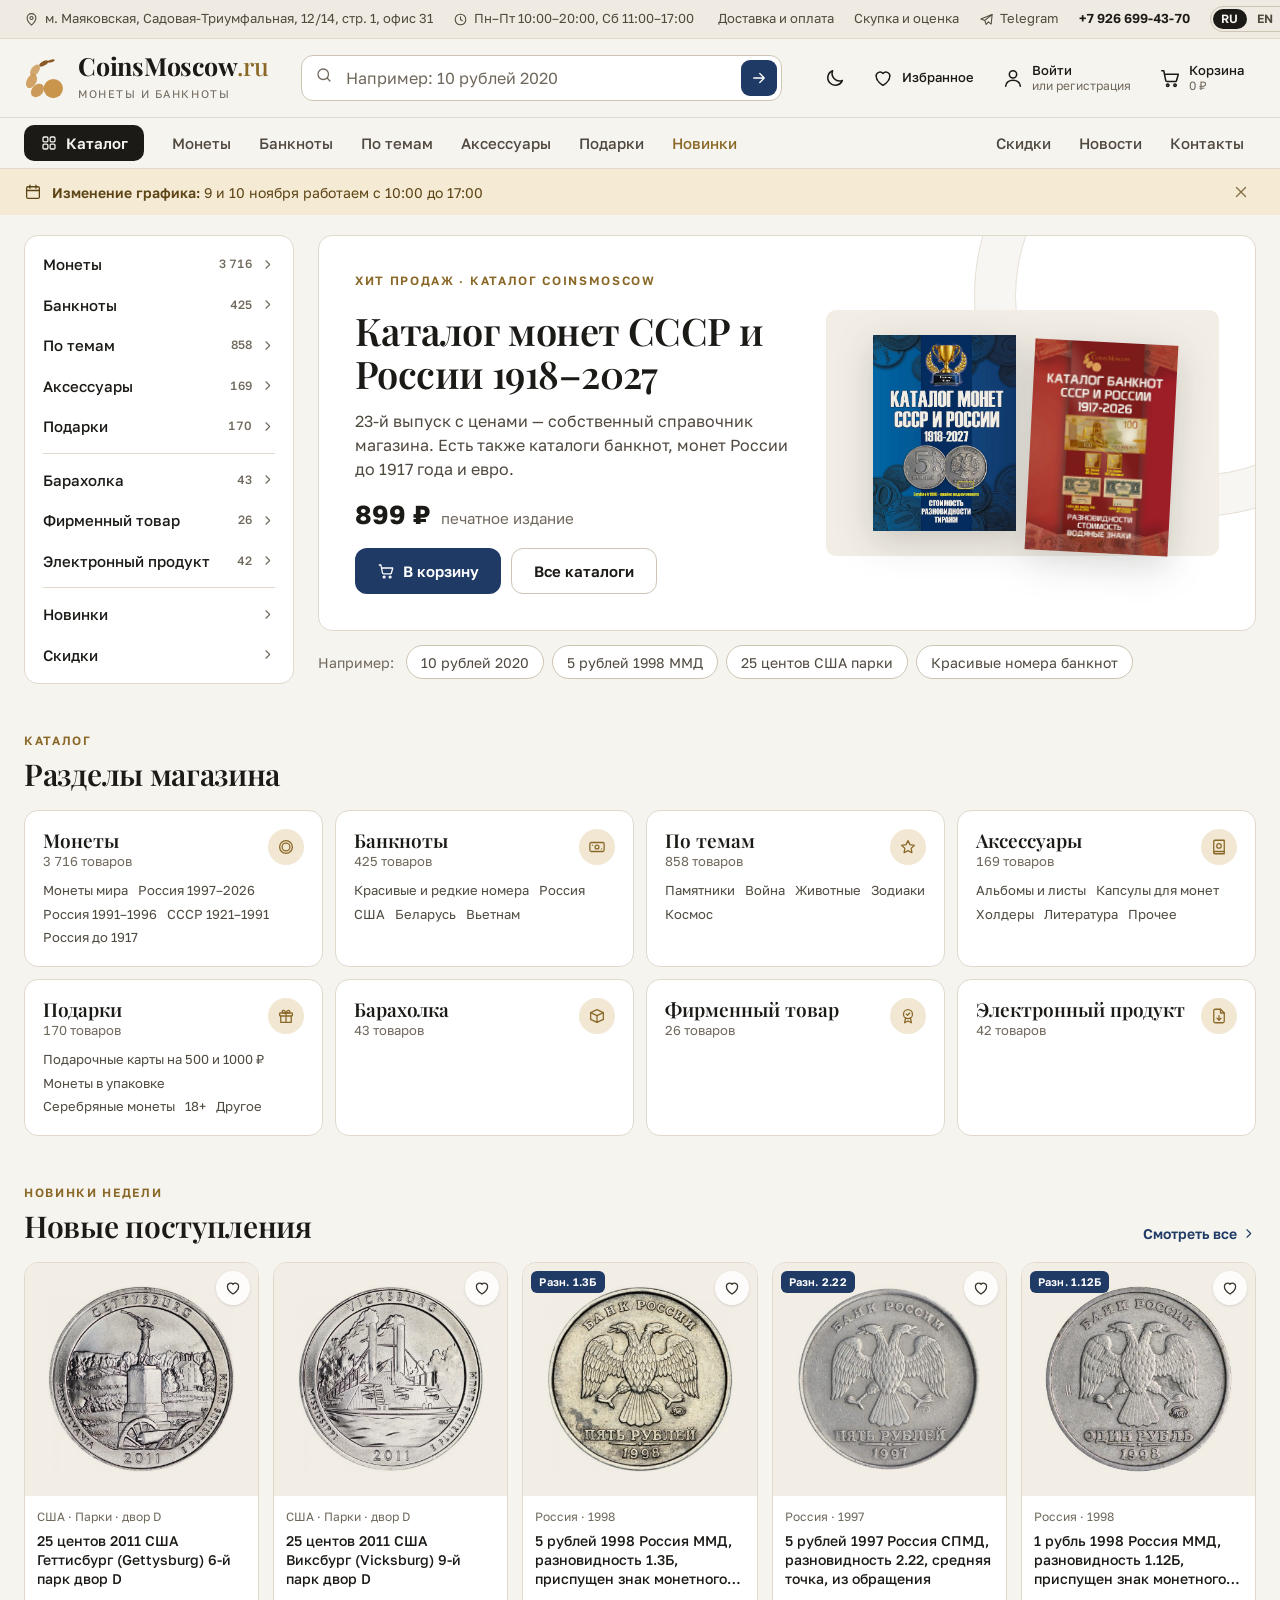
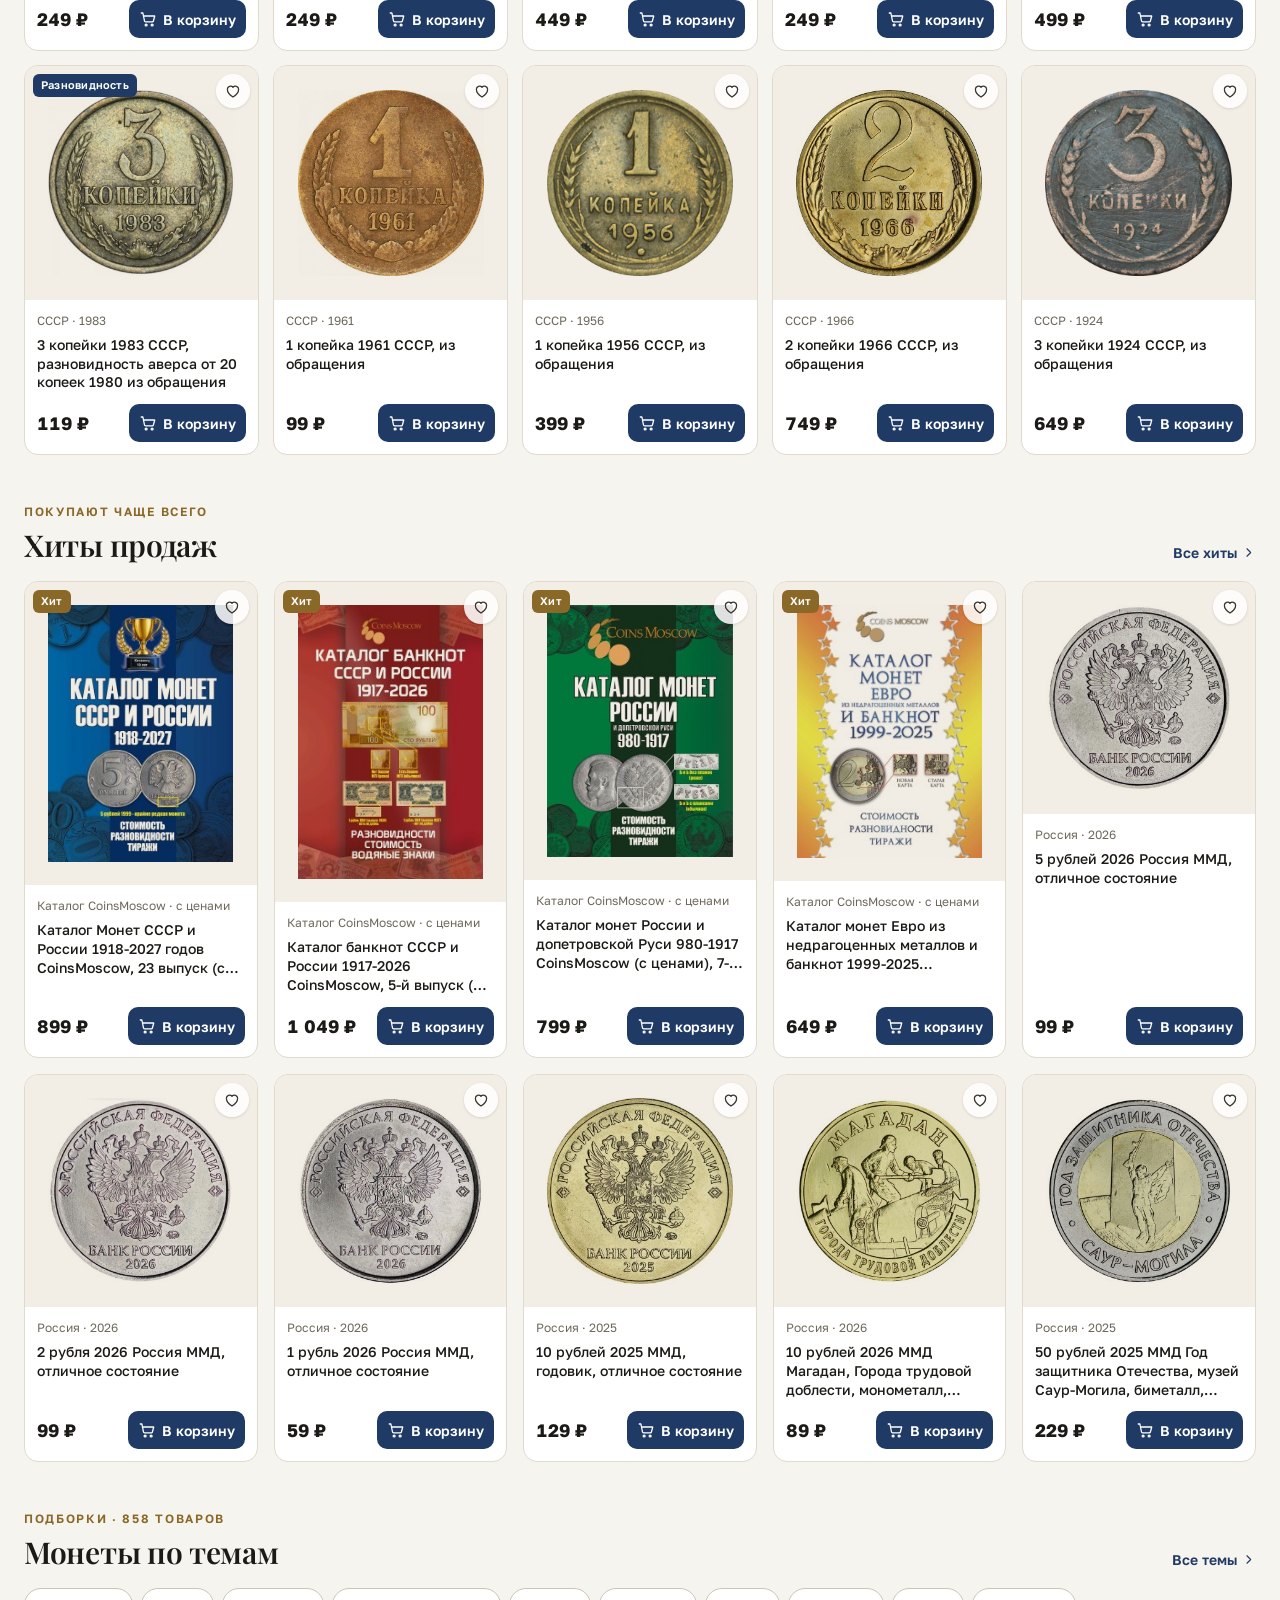
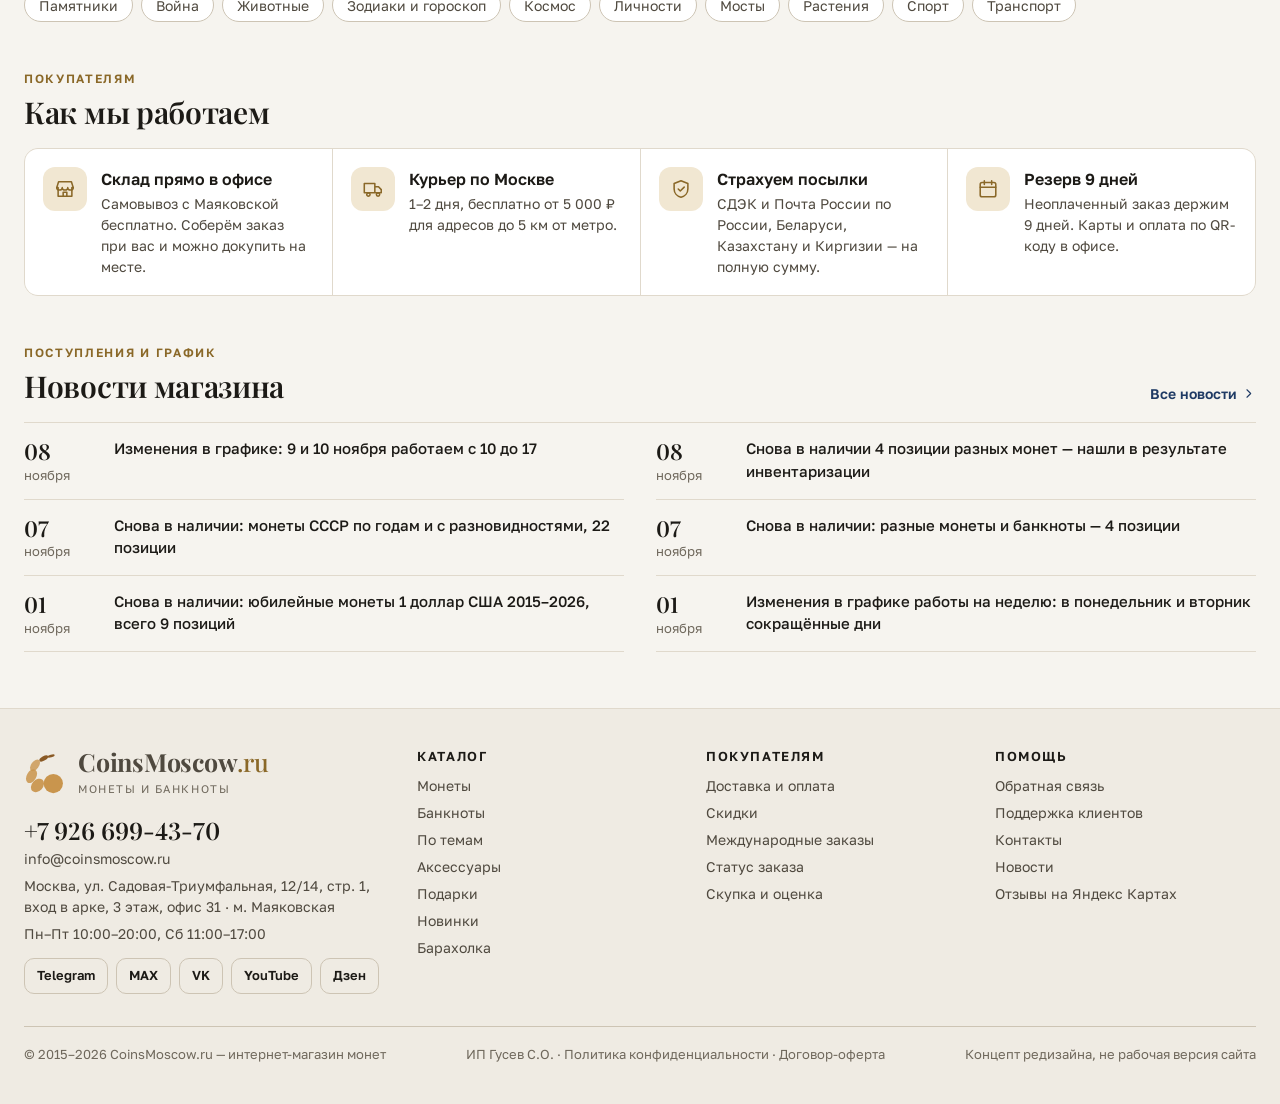
<file: index.html>
<!doctype html>
<html lang="ru" data-theme="light" data-effective-theme="light">
<head>
<meta charset="utf-8">
<meta name="viewport" content="width=device-width, initial-scale=1, viewport-fit=cover">
<meta name="robots" content="noindex, nofollow">
<title>CoinsMoscow.ru — концепт редизайна</title>
<meta name="description" content="Концепт редизайна интернет-магазина монет и банкнот CoinsMoscow.ru">
<meta name="theme-color" content="#f6f4ef">
<script>(function(){var r=document.documentElement,t=null;try{t=localStorage.getItem('cm-theme')}catch(x){}if(t==='dark'){r.setAttribute('data-theme','dark');r.setAttribute('data-effective-theme','dark')}else if(t==='system'){r.removeAttribute('data-theme');r.setAttribute('data-effective-theme',window.matchMedia('(prefers-color-scheme: dark)').matches?'dark':'light')}})();</script>
<link rel="preconnect" href="https://fonts.googleapis.com">
<link rel="preconnect" href="https://fonts.gstatic.com" crossorigin>
<link rel="stylesheet" href="https://fonts.googleapis.com/css2?family=Golos+Text:wght@400;500;600;700&family=Playfair+Display:wght@500;600;700&display=swap">
<link rel="icon" href="data:image/svg+xml,%3Csvg xmlns=%22http://www.w3.org/2000/svg%22 viewBox=%220 0 32 32%22%3E%3Ccircle cx=%2216%22 cy=%2216%22 r=%2214%22 fill=%22%23c9954d%22/%3E%3Ccircle cx=%2216%22 cy=%2216%22 r=%229.5%22 fill=%22none%22 stroke=%22%238a5a26%22 stroke-width=%222%22/%3E%3C/svg%3E">
<link rel="stylesheet" href="assets/css/style.css?v=4f9b4510">
</head>
<body>
<svg width="0" height="0" style="position:absolute" aria-hidden="true">
<symbol id="i-search" viewBox="0 0 24 24"><circle cx="11" cy="11" r="7"/><path d="m20 20-3.6-3.6"/></symbol>
<symbol id="i-user" viewBox="0 0 24 24"><circle cx="12" cy="8" r="4"/><path d="M4 21c0-4 3.6-6.5 8-6.5s8 2.5 8 6.5"/></symbol>
<symbol id="i-heart" viewBox="0 0 24 24"><path d="M12 20s-7.5-4.4-7.5-10.2A4.3 4.3 0 0 1 12 7a4.3 4.3 0 0 1 7.5 2.8C19.5 15.6 12 20 12 20z"/></symbol>
<symbol id="i-cart" viewBox="0 0 24 24"><path d="M3 4h2.2l2.1 10.6a1.6 1.6 0 0 0 1.6 1.3h8.7a1.6 1.6 0 0 0 1.6-1.2L21 8H6.1"/><circle cx="9.5" cy="20" r="1.3"/><circle cx="17.5" cy="20" r="1.3"/></symbol>
<symbol id="i-menu" viewBox="0 0 24 24"><path d="M4 7h16M4 12h16M4 17h16"/></symbol>
<symbol id="i-close" viewBox="0 0 24 24"><path d="M6 6l12 12M18 6 6 18"/></symbol>
<symbol id="i-grid" viewBox="0 0 24 24"><rect x="4" y="4" width="6.5" height="6.5" rx="1.5"/><rect x="13.5" y="4" width="6.5" height="6.5" rx="1.5"/><rect x="4" y="13.5" width="6.5" height="6.5" rx="1.5"/><rect x="13.5" y="13.5" width="6.5" height="6.5" rx="1.5"/></symbol>
<symbol id="i-sun" viewBox="0 0 24 24"><circle cx="12" cy="12" r="4"/><path d="M12 2.5v2M12 19.5v2M4.6 4.6l1.4 1.4M18 18l1.4 1.4M2.5 12h2M19.5 12h2M4.6 19.4 6 18M18 6l1.4-1.4"/></symbol>
<symbol id="i-moon" viewBox="0 0 24 24"><path d="M20 14.6A8.2 8.2 0 0 1 9.4 4 8.2 8.2 0 1 0 20 14.6z"/></symbol>
<symbol id="i-monitor" viewBox="0 0 24 24"><rect x="3" y="4.5" width="18" height="12" rx="2"/><path d="M9 20h6M12 16.5V20"/></symbol>
<symbol id="i-phone" viewBox="0 0 24 24"><path d="M5.5 3.5h3.2l1.8 4.6-2.2 1.4a11.5 11.5 0 0 0 6.2 6.2l1.4-2.2 4.6 1.8v3.2a2 2 0 0 1-2.2 2A16.8 16.8 0 0 1 3.5 5.7a2 2 0 0 1 2-2.2z"/></symbol>
<symbol id="i-pin" viewBox="0 0 24 24"><path d="M12 21s-7-6.1-7-11.4a7 7 0 0 1 14 0C19 14.9 12 21 12 21z"/><circle cx="12" cy="9.6" r="2.5"/></symbol>
<symbol id="i-clock" viewBox="0 0 24 24"><circle cx="12" cy="12" r="8.5"/><path d="M12 7.5V12l3 2"/></symbol>
<symbol id="i-chevron-right" viewBox="0 0 24 24"><path d="m9.5 6 6 6-6 6"/></symbol>
<symbol id="i-chevron-left" viewBox="0 0 24 24"><path d="m14.5 6-6 6 6 6"/></symbol>
<symbol id="i-chevron-down" viewBox="0 0 24 24"><path d="m6 9.5 6 6 6-6"/></symbol>
<symbol id="i-arrow-right" viewBox="0 0 24 24"><path d="M5 12h14M13 6l6 6-6 6"/></symbol>
<symbol id="i-info" viewBox="0 0 24 24"><circle cx="12" cy="12" r="8.5"/><path d="M12 11v5.5M12 7.8v.2"/></symbol>
<symbol id="i-coin" viewBox="0 0 24 24"><circle cx="12" cy="12" r="8.5"/><circle cx="12" cy="12" r="5.2"/></symbol>
<symbol id="i-banknote" viewBox="0 0 24 24"><rect x="2.5" y="6" width="19" height="12" rx="2"/><circle cx="12" cy="12" r="2.6"/><path d="M6 9.5v.01M18 14.5v.01"/></symbol>
<symbol id="i-star" viewBox="0 0 24 24"><path d="m12 3.5 2.6 5.3 5.9.9-4.3 4.1 1 5.8L12 16.9l-5.2 2.7 1-5.8-4.3-4.1 5.9-.9z"/></symbol>
<symbol id="i-album" viewBox="0 0 24 24"><path d="M5 4.5A1.5 1.5 0 0 1 6.5 3H19v15H6.5A1.5 1.5 0 0 0 5 19.5z"/><path d="M5 19.5A1.5 1.5 0 0 0 6.5 21H19v-3"/><circle cx="12" cy="10.5" r="3"/></symbol>
<symbol id="i-gift" viewBox="0 0 24 24"><rect x="3.5" y="8" width="17" height="4" rx="1"/><path d="M5 12v8.5h14V12M12 8v12.5"/><path d="M12 8C10.5 4 7 3.5 7 6s5 2 5 2zm0 0c1.5-4 5-4.5 5-2s-5 2-5 2z"/></symbol>
<symbol id="i-box" viewBox="0 0 24 24"><path d="m3.5 7.5 8.5-4 8.5 4-8.5 4z"/><path d="M3.5 7.5v9l8.5 4 8.5-4v-9M12 11.5v9"/></symbol>
<symbol id="i-seal" viewBox="0 0 24 24"><circle cx="12" cy="9.5" r="6"/><path d="m8.8 14.5-1.3 6.5 4.5-2.4 4.5 2.4-1.3-6.5"/><path d="m9.7 9.5 1.6 1.6 3-3"/></symbol>
<symbol id="i-file" viewBox="0 0 24 24"><path d="M14 3H7a2 2 0 0 0-2 2v14a2 2 0 0 0 2 2h10a2 2 0 0 0 2-2V8z"/><path d="M14 3v5h5M12 11.5v6M9.2 14.8 12 17.6l2.8-2.8"/></symbol>
<symbol id="i-truck" viewBox="0 0 24 24"><path d="M2.5 6h11.5v10H2.5zM14 9.5h4l3 3.2V16h-7"/><circle cx="7" cy="18" r="1.8"/><circle cx="17.5" cy="18" r="1.8"/></symbol>
<symbol id="i-store" viewBox="0 0 24 24"><path d="M4.5 10.5V20h15v-9.5M3 10.5 5 4h14l2 6.5"/><path d="M3 10.5c0 1.4 1.3 2.5 3 2.5s3-1.1 3-2.5c0 1.4 1.3 2.5 3 2.5s3-1.1 3-2.5c0 1.4 1.3 2.5 3 2.5s3-1.1 3-2.5M10 20v-4.5h4V20"/></symbol>
<symbol id="i-shield" viewBox="0 0 24 24"><path d="M12 3 19.5 6v6c0 4.4-3.2 8-7.5 9-4.3-1-7.5-4.6-7.5-9V6z"/><path d="m9 12 2.2 2.2L15.5 10"/></symbol>
<symbol id="i-calendar" viewBox="0 0 24 24"><rect x="3.5" y="5" width="17" height="15.5" rx="2"/><path d="M3.5 10h17M8 3v4M16 3v4"/></symbol>
<symbol id="i-copy" viewBox="0 0 24 24"><rect x="9" y="9" width="11.5" height="11.5" rx="2"/><path d="M5.5 15H5a1.5 1.5 0 0 1-1.5-1.5V5A1.5 1.5 0 0 1 5 3.5h8.5A1.5 1.5 0 0 1 15 5v.5"/></symbol>
<symbol id="i-zoom" viewBox="0 0 24 24"><circle cx="11" cy="11" r="7"/><path d="m20 20-3.6-3.6M11 8v6M8 11h6"/></symbol>
<symbol id="i-home" viewBox="0 0 24 24"><path d="M4 10.8 12 4l8 6.8"/><path d="M6 9.2V20h12V9.2M10 20v-5.5h4V20"/></symbol>
<symbol id="i-send" viewBox="0 0 24 24"><path d="M21 4 3 11.2l6.2 2.3L11.5 20l3.4-4.3 4.6 3.6z"/><path d="m9.2 13.5 11.8-9.5"/></symbol>
<symbol id="i-check" viewBox="0 0 24 24"><path d="m5 12.5 4.5 4.5L19 7.5"/></symbol>
<symbol id="i-eye" viewBox="0 0 24 24"><path d="M2.5 12S6 5.5 12 5.5 21.5 12 21.5 12 18 18.5 12 18.5 2.5 12 2.5 12z"/><circle cx="12" cy="12" r="3"/></symbol>
<symbol id="i-mail" viewBox="0 0 24 24"><rect x="3" y="5.5" width="18" height="13" rx="2"/><path d="m3.5 7 8.5 6 8.5-6"/></symbol>
<symbol id="i-chat" viewBox="0 0 24 24"><path d="M20.5 12a8.5 8.5 0 0 1-12.3 7.6L3.5 20.5l1-4.4A8.5 8.5 0 1 1 20.5 12z"/><path d="M9.5 9.5a2.5 2.5 0 1 1 3.4 2.3c-.6.3-.9.8-.9 1.4v.3M12 16.3v.2"/></symbol>
<symbol id="i-percent" viewBox="0 0 24 24"><path d="M19 5 5 19"/><circle cx="7" cy="7" r="2.5"/><circle cx="17" cy="17" r="2.5"/></symbol>
</svg><div class="topbar">
<div class="container topbar__inner">
<div class="topbar__group">
<span class="topbar__item"><svg class="icon icon--xs" aria-hidden="true"><use href="#i-pin"/></svg>м. Маяковская, Садовая-Триумфальная, 12/14, стр. 1, офис 31</span>
<span class="topbar__item"><svg class="icon icon--xs" aria-hidden="true"><use href="#i-clock"/></svg>Пн–Пт 10:00–20:00, Сб 11:00–17:00</span>
</div>
<div class="topbar__group">
<a class="topbar__item" href="#">Доставка и оплата</a>
<a class="topbar__item" href="#">Скупка и оценка</a>
<a class="topbar__item" href="https://t.me/coinsmoscow_ru"><svg class="icon icon--xs" aria-hidden="true"><use href="#i-send"/></svg>Telegram</a>
<a class="topbar__item topbar__phone num" href="tel:+79266994370">+7 926 699-43-70</a>
<span class="lang"><a href="#" aria-current="true">RU</a><a href="#">EN</a><a href="#">DE</a></span>
</div>
</div>
</div><header class="header">
<div class="container header__row">
<button class="icon-btn header__menu-btn" type="button" data-drawer-open aria-label="Открыть меню"><svg class="icon" aria-hidden="true"><use href="#i-menu"/></svg></button>
<a class="logo" href="index.html" aria-label="CoinsMoscow.ru — на главную"><svg class="logo__mark" viewBox="0 0 48 48" aria-hidden="true"><ellipse class="c2" cx="31" cy="4.6" rx="4.2" ry="1.5" transform="rotate(-16 31 4.6)"/><ellipse class="c2" cx="22.6" cy="7.4" rx="5.6" ry="2.5" transform="rotate(-30 22.6 7.4)"/><ellipse class="c1" cx="12.6" cy="15.2" rx="4.4" ry="7.6" transform="rotate(36 12.6 15.2)" opacity=".8"/><ellipse class="c1" cx="8.6" cy="27.6" rx="5.4" ry="8.6" transform="rotate(30 8.6 27.6)" opacity=".86"/><ellipse class="c1" cx="15.4" cy="38.2" rx="6.4" ry="8.6" transform="rotate(42 15.4 38.2)" opacity=".93"/><circle class="c1" cx="33.5" cy="36" r="11"/></svg><span><span class="logo__word">CoinsMoscow<span>.ru</span></span><span class="logo__sub">Монеты и банкноты</span></span></a>
<form class="search header__search" role="search" data-demo-form="Это макет: поиск заработает в рабочей версии">
<label class="visually-hidden" for="q">Поиск по каталогу</label>
<span class="search__icon"><svg class="icon icon--sm" aria-hidden="true"><use href="#i-search"/></svg></span>
<input class="search__input" id="q" type="search" placeholder="Например: 10 рублей 2020" autocomplete="off">
<button class="search__submit" type="submit" aria-label="Найти"><svg class="icon icon--sm" aria-hidden="true"><use href="#i-arrow-right"/></svg></button>
</form>
<div class="header__actions">
<button class="icon-btn" type="button" data-theme-toggle aria-label="Сменить тему"><svg class="icon ic-moon" aria-hidden="true"><use href="#i-moon"/></svg><svg class="icon ic-sun" aria-hidden="true"><use href="#i-sun"/></svg></button>
<a class="icon-btn header__action header__action--desk" href="#"><svg class="icon" aria-hidden="true"><use href="#i-heart"/></svg><span class="badge-count" data-fav-count data-empty="true">0</span><span class="header__action-label">Избранное</span></a>
<a class="icon-btn header__action header__action--desk" href="#"><svg class="icon" aria-hidden="true"><use href="#i-user"/></svg><span class="header__action-label">Войти<small>или регистрация</small></span></a>
<a class="icon-btn header__action" href="#"><svg class="icon" aria-hidden="true"><use href="#i-cart"/></svg><span class="badge-count" data-cart-count data-empty="true">0</span><span class="header__action-label">Корзина<small class="num" data-cart-sum>0&nbsp;₽</small></span></a>
</div>
</div>
<nav class="nav" aria-label="Основная навигация">
<div class="container nav__inner">
<button class="nav__catalog" type="button" data-mega-toggle aria-expanded="false"><svg class="icon icon--sm" aria-hidden="true"><use href="#i-grid"/></svg>Каталог</button>
<a class="nav__link" href="#">Монеты</a>
<a class="nav__link" href="#">Банкноты</a>
<a class="nav__link" href="#">По темам</a>
<a class="nav__link" href="#">Аксессуары</a>
<a class="nav__link" href="#">Подарки</a>
<a class="nav__link nav__link--accent" href="#">Новинки</a>
<span class="nav__spacer"></span>
<a class="nav__link" href="#">Скидки</a>
<a class="nav__link" href="#">Новости</a>
<a class="nav__link" href="#">Контакты</a>
</div>
<div class="mega" data-mega hidden><div class="container mega__grid"><div><a class="mega__title" href="#">Монеты<small class="num">3&nbsp;716</small></a><ul class="mega__list"><li><a href="#">Монеты мира</a></li><li><a href="#">Россия 1997–2026</a></li><li><a href="#">Россия 1991–1996</a></li><li><a href="#">СССР 1921–1991</a></li><li><a href="#">Россия до 1917</a></li><li><a href="#">Копии монет</a></li></ul></div><div><a class="mega__title" href="#">Банкноты<small class="num">425</small></a><ul class="mega__list"><li><a href="#">Красивые и редкие номера</a></li><li><a href="#">Россия</a></li><li><a href="#">США</a></li><li><a href="#">Беларусь</a></li><li><a href="#">Вьетнам</a></li><li><a href="#">Германия</a></li><li><a href="#">Туркменистан</a></li></ul></div><div><a class="mega__title" href="#">По темам<small class="num">858</small></a><ul class="mega__list"><li><a href="#">Памятники</a></li><li><a href="#">Война</a></li><li><a href="#">Животные</a></li><li><a href="#">Зодиаки</a></li><li><a href="#">Космос</a></li><li><a href="#">Личности</a></li><li><a href="#">Спорт</a></li></ul></div><div><a class="mega__title" href="#">Аксессуары<small class="num">169</small></a><ul class="mega__list"><li><a href="#">Альбомы и листы</a></li><li><a href="#">Капсулы для монет</a></li><li><a href="#">Холдеры</a></li><li><a href="#">Литература</a></li><li><a href="#">Прочее</a></li></ul></div><div><a class="mega__title" href="#">Подарки<small class="num">170</small></a><ul class="mega__list"><li><a href="#">Подарочные карты на 500 и 1000 ₽</a></li><li><a href="#">Монеты в упаковке</a></li><li><a href="#">Серебряные монеты</a></li><li><a href="#">18+</a></li><li><a href="#">Другое</a></li></ul></div><div><a class="mega__title" href="#">Барахолка<small class="num">43</small></a><ul class="mega__list"><li><a href="#">Все товары раздела</a></li></ul></div><div><a class="mega__title" href="#">Фирменный товар<small class="num">26</small></a><ul class="mega__list"><li><a href="#">Все товары раздела</a></li></ul></div><div><a class="mega__title" href="#">Электронный продукт<small class="num">42</small></a><ul class="mega__list"><li><a href="#">Все товары раздела</a></li></ul></div></div></div>
</nav>
</header><div class="notice" data-notice>
<div class="container notice__inner">
<svg class="icon icon--sm" aria-hidden="true"><use href="#i-calendar"/></svg>
<p class="notice__text"><b>Изменение графика:</b> 9 и 10 ноября работаем с 10:00 до 17:00</p>
<button class="notice__close" type="button" data-notice-close aria-label="Скрыть"><svg class="icon icon--sm" aria-hidden="true"><use href="#i-close"/></svg></button>
</div>
</div><main><section class="hero"><div class="container hero__layout"><nav class="side-cat" aria-label="Разделы каталога"><a class="side-cat__link" href="#">Монеты<small>3&nbsp;716</small><svg class="icon icon--xs" aria-hidden="true"><use href="#i-chevron-right"/></svg></a><a class="side-cat__link" href="#">Банкноты<small>425</small><svg class="icon icon--xs" aria-hidden="true"><use href="#i-chevron-right"/></svg></a><a class="side-cat__link" href="#">По темам<small>858</small><svg class="icon icon--xs" aria-hidden="true"><use href="#i-chevron-right"/></svg></a><a class="side-cat__link" href="#">Аксессуары<small>169</small><svg class="icon icon--xs" aria-hidden="true"><use href="#i-chevron-right"/></svg></a><a class="side-cat__link" href="#">Подарки<small>170</small><svg class="icon icon--xs" aria-hidden="true"><use href="#i-chevron-right"/></svg></a><div class="side-cat__divider"></div><a class="side-cat__link" href="#">Барахолка<small>43</small><svg class="icon icon--xs" aria-hidden="true"><use href="#i-chevron-right"/></svg></a><a class="side-cat__link" href="#">Фирменный товар<small>26</small><svg class="icon icon--xs" aria-hidden="true"><use href="#i-chevron-right"/></svg></a><a class="side-cat__link" href="#">Электронный продукт<small>42</small><svg class="icon icon--xs" aria-hidden="true"><use href="#i-chevron-right"/></svg></a><div class="side-cat__divider"></div><a class="side-cat__link" href="#">Новинки<svg class="icon icon--xs" aria-hidden="true"><use href="#i-chevron-right"/></svg></a><a class="side-cat__link" href="#">Скидки<svg class="icon icon--xs" aria-hidden="true"><use href="#i-chevron-right"/></svg></a></nav><div>
<div class="promo">
<div class="promo__body">
<p class="kicker">Хит продаж · каталог CoinsMoscow</p>
<h1 class="promo__title">Каталог монет СССР и России 1918–2027</h1>
<p class="promo__lead">23-й выпуск с ценами — собственный справочник магазина. Есть также каталоги банкнот, монет России до 1917 года и евро.</p>
<p class="promo__price"><b class="num">899&nbsp;₽</b>печатное издание</p>
<div class="promo__actions">
<button class="btn btn--primary" type="button" data-add data-price="899" data-name="Каталог монет СССР и России 1918–2027, 23-й выпуск"><svg class="icon icon--sm" aria-hidden="true"><use href="#i-cart"/></svg>В корзину</button>
<a class="btn btn--ghost" href="#">Все каталоги</a>
</div>
</div>
<div class="promo__media"><img src="assets/img/products/705-s-catalog-russian-ussr-coins-coinsmoscow-1_enl.jpg" alt="Обложка каталога монет СССР и России CoinsMoscow" width="870" height="1200"><img src="assets/img/products/12721-s-catalog-banknot-russia-1_enl.jpg" alt="Обложка каталога банкнот СССР и России CoinsMoscow" width="812" height="1200"></div>
</div>
<div class="quick"><span class="quick__label">Например:</span><a class="chip" href="#">10 рублей 2020</a><a class="chip" href="#">5 рублей 1998 ММД</a><a class="chip" href="#">25 центов США парки</a><a class="chip" href="#">Красивые номера банкнот</a></div>
</div></div></section><section class="section ">
<div class="container">
<div class="section__head"><div><p class="kicker">Каталог</p><h2 class="section__title">Разделы магазина</h2></div></div>
<div class="cats"><div class="cat"><div class="cat__top"><div><h3 class="cat__name"><a href="#">Монеты</a></h3><p class="cat__count num">3&nbsp;716 товаров</p></div><span class="cat__icon"><svg class="icon icon--sm" aria-hidden="true"><use href="#i-coin"/></svg></span></div><div class="cat__subs"><a href="#">Монеты мира</a><a href="#">Россия 1997–2026</a><a href="#">Россия 1991–1996</a><a href="#">СССР 1921–1991</a><a href="#">Россия до 1917</a></div></div><div class="cat"><div class="cat__top"><div><h3 class="cat__name"><a href="#">Банкноты</a></h3><p class="cat__count num">425 товаров</p></div><span class="cat__icon"><svg class="icon icon--sm" aria-hidden="true"><use href="#i-banknote"/></svg></span></div><div class="cat__subs"><a href="#">Красивые и редкие номера</a><a href="#">Россия</a><a href="#">США</a><a href="#">Беларусь</a><a href="#">Вьетнам</a></div></div><div class="cat"><div class="cat__top"><div><h3 class="cat__name"><a href="#">По темам</a></h3><p class="cat__count num">858 товаров</p></div><span class="cat__icon"><svg class="icon icon--sm" aria-hidden="true"><use href="#i-star"/></svg></span></div><div class="cat__subs"><a href="#">Памятники</a><a href="#">Война</a><a href="#">Животные</a><a href="#">Зодиаки</a><a href="#">Космос</a></div></div><div class="cat"><div class="cat__top"><div><h3 class="cat__name"><a href="#">Аксессуары</a></h3><p class="cat__count num">169 товаров</p></div><span class="cat__icon"><svg class="icon icon--sm" aria-hidden="true"><use href="#i-album"/></svg></span></div><div class="cat__subs"><a href="#">Альбомы и листы</a><a href="#">Капсулы для монет</a><a href="#">Холдеры</a><a href="#">Литература</a><a href="#">Прочее</a></div></div><div class="cat"><div class="cat__top"><div><h3 class="cat__name"><a href="#">Подарки</a></h3><p class="cat__count num">170 товаров</p></div><span class="cat__icon"><svg class="icon icon--sm" aria-hidden="true"><use href="#i-gift"/></svg></span></div><div class="cat__subs"><a href="#">Подарочные карты на 500 и 1000 ₽</a><a href="#">Монеты в упаковке</a><a href="#">Серебряные монеты</a><a href="#">18+</a><a href="#">Другое</a></div></div><div class="cat"><div class="cat__top"><div><h3 class="cat__name"><a href="#">Барахолка</a></h3><p class="cat__count num">43 товаров</p></div><span class="cat__icon"><svg class="icon icon--sm" aria-hidden="true"><use href="#i-box"/></svg></span></div></div><div class="cat"><div class="cat__top"><div><h3 class="cat__name"><a href="#">Фирменный товар</a></h3><p class="cat__count num">26 товаров</p></div><span class="cat__icon"><svg class="icon icon--sm" aria-hidden="true"><use href="#i-seal"/></svg></span></div></div><div class="cat"><div class="cat__top"><div><h3 class="cat__name"><a href="#">Электронный продукт</a></h3><p class="cat__count num">42 товаров</p></div><span class="cat__icon"><svg class="icon icon--sm" aria-hidden="true"><use href="#i-file"/></svg></span></div></div></div>
</div>
</section><section class="section ">
<div class="container">
<div class="section__head"><div><p class="kicker">Новинки недели</p><h2 class="section__title">Новые поступления</h2></div><a class="more-link" href="#">Смотреть все<svg class="icon icon--xs" aria-hidden="true"><use href="#i-chevron-right"/></svg></a></div>
<div class="rail"><article class="card">
<a class="card__media" href="product.html" tabindex="-1" aria-hidden="true"><img src="assets/img/products/3940-s-25-cents-2011-usa-gettysburg-d-1.jpg" alt="" loading="lazy" width="300" height="300"></a>
<button class="card__fav" type="button" data-fav aria-pressed="false" aria-label="В избранное"><svg class="icon icon--sm" aria-hidden="true"><use href="#i-heart"/></svg></button>
<div class="card__body">
<p class="card__meta">США · Парки · двор D</p>
<h3 class="card__title"><a href="product.html">25 центов 2011 США Геттисбург (Gettysburg) 6-й парк двор D</a></h3>
<div class="card__foot"><span class="price">249&nbsp;₽</span><button class="card__add" type="button" data-add data-price="249" data-name="25 центов 2011 США Геттисбург (Gettysburg) 6-й парк двор D" aria-label="В корзину"><svg class="icon icon--sm" aria-hidden="true"><use href="#i-cart"/></svg><span class="card__add-label">В корзину</span></button></div>
</div>
</article><article class="card">
<a class="card__media" href="product.html" tabindex="-1" aria-hidden="true"><img src="assets/img/products/7563-s-25-cents-2011-usa-vicksburg-d-1.jpg" alt="" loading="lazy" width="300" height="300"></a>
<button class="card__fav" type="button" data-fav aria-pressed="false" aria-label="В избранное"><svg class="icon icon--sm" aria-hidden="true"><use href="#i-heart"/></svg></button>
<div class="card__body">
<p class="card__meta">США · Парки · двор D</p>
<h3 class="card__title"><a href="product.html">25 центов 2011 США Виксбург (Vicksburg) 9-й парк двор D</a></h3>
<div class="card__foot"><span class="price">249&nbsp;₽</span><button class="card__add" type="button" data-add data-price="249" data-name="25 центов 2011 США Виксбург (Vicksburg) 9-й парк двор D" aria-label="В корзину"><svg class="icon icon--sm" aria-hidden="true"><use href="#i-cart"/></svg><span class="card__add-label">В корзину</span></button></div>
</div>
</article><article class="card">
<a class="card__media" href="product.html" tabindex="-1" aria-hidden="true"><img src="assets/img/products/18323-s-5-rubles-1998-m-below-fc-1.jpg" alt="" loading="lazy" width="300" height="300"></a>
<span class="card__tag">Разн. 1.3Б</span><button class="card__fav" type="button" data-fav aria-pressed="false" aria-label="В избранное"><svg class="icon icon--sm" aria-hidden="true"><use href="#i-heart"/></svg></button>
<div class="card__body">
<p class="card__meta">Россия · 1998</p>
<h3 class="card__title"><a href="product.html">5 рублей 1998 Россия ММД, разновидность 1.3Б, приспущен знак монетного двора, из обращения</a></h3>
<div class="card__foot"><span class="price">449&nbsp;₽</span><button class="card__add" type="button" data-add data-price="449" data-name="5 рублей 1998 Россия ММД, разновидность 1.3Б, приспущен знак монетного двора, из обращения" aria-label="В корзину"><svg class="icon icon--sm" aria-hidden="true"><use href="#i-cart"/></svg><span class="card__add-label">В корзину</span></button></div>
</div>
</article><article class="card">
<a class="card__media" href="product.html" tabindex="-1" aria-hidden="true"><img src="assets/img/products/22901-5r97_2_22_1.jpg" alt="" loading="lazy" width="300" height="300"></a>
<span class="card__tag">Разн. 2.22</span><button class="card__fav" type="button" data-fav aria-pressed="false" aria-label="В избранное"><svg class="icon icon--sm" aria-hidden="true"><use href="#i-heart"/></svg></button>
<div class="card__body">
<p class="card__meta">Россия · 1997</p>
<h3 class="card__title"><a href="product.html">5 рублей 1997 Россия СПМД, разновидность 2.22, средняя точка, из обращения</a></h3>
<div class="card__foot"><span class="price">249&nbsp;₽</span><button class="card__add" type="button" data-add data-price="249" data-name="5 рублей 1997 Россия СПМД, разновидность 2.22, средняя точка, из обращения" aria-label="В корзину"><svg class="icon icon--sm" aria-hidden="true"><use href="#i-cart"/></svg><span class="card__add-label">В корзину</span></button></div>
</div>
</article><article class="card">
<a class="card__media" href="product.html" tabindex="-1" aria-hidden="true"><img src="assets/img/products/19958-1r1998mmd-prispushen-2.jpg" alt="" loading="lazy" width="300" height="300"></a>
<span class="card__tag">Разн. 1.12Б</span><button class="card__fav" type="button" data-fav aria-pressed="false" aria-label="В избранное"><svg class="icon icon--sm" aria-hidden="true"><use href="#i-heart"/></svg></button>
<div class="card__body">
<p class="card__meta">Россия · 1998</p>
<h3 class="card__title"><a href="product.html">1 рубль 1998 Россия ММД, разновидность 1.12Б, приспущен знак монетного двора, из обращения</a></h3>
<div class="card__foot"><span class="price">499&nbsp;₽</span><button class="card__add" type="button" data-add data-price="499" data-name="1 рубль 1998 Россия ММД, разновидность 1.12Б, приспущен знак монетного двора, из обращения" aria-label="В корзину"><svg class="icon icon--sm" aria-hidden="true"><use href="#i-cart"/></svg><span class="card__add-label">В корзину</span></button></div>
</div>
</article><article class="card">
<a class="card__media" href="product.html" tabindex="-1" aria-hidden="true"><img src="assets/img/products/21824-3cop83-2.jpg" alt="" loading="lazy" width="300" height="300"></a>
<span class="card__tag">Разновидность</span><button class="card__fav" type="button" data-fav aria-pressed="false" aria-label="В избранное"><svg class="icon icon--sm" aria-hidden="true"><use href="#i-heart"/></svg></button>
<div class="card__body">
<p class="card__meta">СССР · 1983</p>
<h3 class="card__title"><a href="product.html">3 копейки 1983 СССР, разновидность аверса от 20 копеек 1980 из обращения</a></h3>
<div class="card__foot"><span class="price">119&nbsp;₽</span><button class="card__add" type="button" data-add data-price="119" data-name="3 копейки 1983 СССР, разновидность аверса от 20 копеек 1980 из обращения" aria-label="В корзину"><svg class="icon icon--sm" aria-hidden="true"><use href="#i-cart"/></svg><span class="card__add-label">В корзину</span></button></div>
</div>
</article><article class="card">
<a class="card__media" href="product.html" tabindex="-1" aria-hidden="true"><img src="assets/img/products/10686-img_4483.jpg" alt="" loading="lazy" width="300" height="300"></a>
<button class="card__fav" type="button" data-fav aria-pressed="false" aria-label="В избранное"><svg class="icon icon--sm" aria-hidden="true"><use href="#i-heart"/></svg></button>
<div class="card__body">
<p class="card__meta">СССР · 1961</p>
<h3 class="card__title"><a href="product.html">1 копейка 1961 СССР, из обращения</a></h3>
<div class="card__foot"><span class="price">99&nbsp;₽</span><button class="card__add" type="button" data-add data-price="99" data-name="1 копейка 1961 СССР, из обращения" aria-label="В корзину"><svg class="icon icon--sm" aria-hidden="true"><use href="#i-cart"/></svg><span class="card__add-label">В корзину</span></button></div>
</div>
</article><article class="card">
<a class="card__media" href="product.html" tabindex="-1" aria-hidden="true"><img src="assets/img/products/20951-img_2649_enl.jpg" alt="" loading="lazy" width="300" height="300"></a>
<button class="card__fav" type="button" data-fav aria-pressed="false" aria-label="В избранное"><svg class="icon icon--sm" aria-hidden="true"><use href="#i-heart"/></svg></button>
<div class="card__body">
<p class="card__meta">СССР · 1956</p>
<h3 class="card__title"><a href="product.html">1 копейка 1956 СССР, из обращения</a></h3>
<div class="card__foot"><span class="price">399&nbsp;₽</span><button class="card__add" type="button" data-add data-price="399" data-name="1 копейка 1956 СССР, из обращения" aria-label="В корзину"><svg class="icon icon--sm" aria-hidden="true"><use href="#i-cart"/></svg><span class="card__add-label">В корзину</span></button></div>
</div>
</article><article class="card">
<a class="card__media" href="product.html" tabindex="-1" aria-hidden="true"><img src="assets/img/products/14920-2k1966-1.jpg" alt="" loading="lazy" width="300" height="300"></a>
<button class="card__fav" type="button" data-fav aria-pressed="false" aria-label="В избранное"><svg class="icon icon--sm" aria-hidden="true"><use href="#i-heart"/></svg></button>
<div class="card__body">
<p class="card__meta">СССР · 1966</p>
<h3 class="card__title"><a href="product.html">2 копейки 1966 СССР, из обращения</a></h3>
<div class="card__foot"><span class="price">749&nbsp;₽</span><button class="card__add" type="button" data-add data-price="749" data-name="2 копейки 1966 СССР, из обращения" aria-label="В корзину"><svg class="icon icon--sm" aria-hidden="true"><use href="#i-cart"/></svg><span class="card__add-label">В корзину</span></button></div>
</div>
</article><article class="card">
<a class="card__media" href="product.html" tabindex="-1" aria-hidden="true"><img src="assets/img/products/20965-img_2578_enl.jpg" alt="" loading="lazy" width="300" height="300"></a>
<button class="card__fav" type="button" data-fav aria-pressed="false" aria-label="В избранное"><svg class="icon icon--sm" aria-hidden="true"><use href="#i-heart"/></svg></button>
<div class="card__body">
<p class="card__meta">СССР · 1924</p>
<h3 class="card__title"><a href="product.html">3 копейки 1924 СССР, из обращения</a></h3>
<div class="card__foot"><span class="price">649&nbsp;₽</span><button class="card__add" type="button" data-add data-price="649" data-name="3 копейки 1924 СССР, из обращения" aria-label="В корзину"><svg class="icon icon--sm" aria-hidden="true"><use href="#i-cart"/></svg><span class="card__add-label">В корзину</span></button></div>
</div>
</article><article class="card">
<a class="card__media" href="product.html" tabindex="-1" aria-hidden="true"><img src="assets/img/products/21880-20cop42-1.jpg" alt="" loading="lazy" width="300" height="300"></a>
<button class="card__fav" type="button" data-fav aria-pressed="false" aria-label="В избранное"><svg class="icon icon--sm" aria-hidden="true"><use href="#i-heart"/></svg></button>
<div class="card__body">
<p class="card__meta">СССР · 1942</p>
<h3 class="card__title"><a href="product.html">20 копеек 1942 СССР, из обращения</a></h3>
<div class="card__foot"><span class="price">599&nbsp;₽</span><button class="card__add" type="button" data-add data-price="599" data-name="20 копеек 1942 СССР, из обращения" aria-label="В корзину"><svg class="icon icon--sm" aria-hidden="true"><use href="#i-cart"/></svg><span class="card__add-label">В корзину</span></button></div>
</div>
</article><article class="card">
<a class="card__media" href="product.html" tabindex="-1" aria-hidden="true"><img src="assets/img/products/20924-img_2661_enl.jpg" alt="" loading="lazy" width="300" height="300"></a>
<button class="card__fav" type="button" data-fav aria-pressed="false" aria-label="В избранное"><svg class="icon icon--sm" aria-hidden="true"><use href="#i-heart"/></svg></button>
<div class="card__body">
<p class="card__meta">СССР · 1924</p>
<h3 class="card__title"><a href="product.html">1 копейка 1924 СССР, из обращения</a></h3>
<div class="card__foot"><span class="price">329&nbsp;₽</span><button class="card__add" type="button" data-add data-price="329" data-name="1 копейка 1924 СССР, из обращения" aria-label="В корзину"><svg class="icon icon--sm" aria-hidden="true"><use href="#i-cart"/></svg><span class="card__add-label">В корзину</span></button></div>
</div>
</article><article class="card">
<a class="card__media" href="product.html" tabindex="-1" aria-hidden="true"><img src="assets/img/products/24176-1grukr1996_2_2.jpg" alt="" loading="lazy" width="300" height="300"></a>
<span class="card__tag card__tag--gold">Нечастый год</span><button class="card__fav" type="button" data-fav aria-pressed="false" aria-label="В избранное"><svg class="icon icon--sm" aria-hidden="true"><use href="#i-heart"/></svg></button>
<div class="card__body">
<p class="card__meta">Украина · 1996</p>
<h3 class="card__title"><a href="product.html">1 гривна 1996 Украина, нечастый год, из обращения</a></h3>
<div class="card__foot"><span class="price">1&nbsp;349&nbsp;₽</span><button class="card__add" type="button" data-add data-price="1349" data-name="1 гривна 1996 Украина, нечастый год, из обращения" aria-label="В корзину"><svg class="icon icon--sm" aria-hidden="true"><use href="#i-cart"/></svg><span class="card__add-label">В корзину</span></button></div>
</div>
</article><article class="card">
<a class="card__media" href="product.html" tabindex="-1" aria-hidden="true"><img src="assets/img/products/14641-3k1968-1.jpg" alt="" loading="lazy" width="300" height="300"></a>
<button class="card__fav" type="button" data-fav aria-pressed="false" aria-label="В избранное"><svg class="icon icon--sm" aria-hidden="true"><use href="#i-heart"/></svg></button>
<div class="card__body">
<p class="card__meta">СССР · 1968</p>
<h3 class="card__title"><a href="product.html">3 копейки 1968 СССР, из обращения</a></h3>
<div class="card__foot"><span class="price">129&nbsp;₽</span><button class="card__add" type="button" data-add data-price="129" data-name="3 копейки 1968 СССР, из обращения" aria-label="В корзину"><svg class="icon icon--sm" aria-hidden="true"><use href="#i-cart"/></svg><span class="card__add-label">В корзину</span></button></div>
</div>
</article><article class="card">
<a class="card__media" href="product.html" tabindex="-1" aria-hidden="true"><img src="assets/img/products/13724-3k1954-1.jpg" alt="" loading="lazy" width="300" height="300"></a>
<button class="card__fav" type="button" data-fav aria-pressed="false" aria-label="В избранное"><svg class="icon icon--sm" aria-hidden="true"><use href="#i-heart"/></svg></button>
<div class="card__body">
<p class="card__meta">СССР · 1954</p>
<h3 class="card__title"><a href="product.html">3 копейки 1954 СССР, из обращения</a></h3>
<div class="card__foot"><span class="price">89&nbsp;₽</span><button class="card__add" type="button" data-add data-price="89" data-name="3 копейки 1954 СССР, из обращения" aria-label="В корзину"><svg class="icon icon--sm" aria-hidden="true"><use href="#i-cart"/></svg><span class="card__add-label">В корзину</span></button></div>
</div>
</article></div>
</div>
</section><section class="section ">
<div class="container">
<div class="section__head"><div><p class="kicker">Покупают чаще всего</p><h2 class="section__title">Хиты продаж</h2></div><a class="more-link" href="#">Все хиты<svg class="icon icon--xs" aria-hidden="true"><use href="#i-chevron-right"/></svg></a></div>
<div class="grid grid--hits"><article class="card">
<a class="card__media" href="product.html" tabindex="-1" aria-hidden="true"><img src="assets/img/products/705-s-catalog-russian-ussr-coins-coinsmoscow-1.jpg" alt="" loading="lazy" width="300" height="300"></a>
<span class="card__tag card__tag--gold">Хит</span><button class="card__fav" type="button" data-fav aria-pressed="false" aria-label="В избранное"><svg class="icon icon--sm" aria-hidden="true"><use href="#i-heart"/></svg></button>
<div class="card__body">
<p class="card__meta">Каталог CoinsMoscow · с ценами</p>
<h3 class="card__title"><a href="product.html">Каталог Монет СССР и России 1918-2027 годов CoinsMoscow, 23 выпуск (c ценами)</a></h3>
<div class="card__foot"><span class="price">899&nbsp;₽</span><button class="card__add" type="button" data-add data-price="899" data-name="Каталог Монет СССР и России 1918-2027 годов CoinsMoscow, 23 выпуск (c ценами)" aria-label="В корзину"><svg class="icon icon--sm" aria-hidden="true"><use href="#i-cart"/></svg><span class="card__add-label">В корзину</span></button></div>
</div>
</article><article class="card">
<a class="card__media" href="product.html" tabindex="-1" aria-hidden="true"><img src="assets/img/products/12721-s-catalog-banknot-russia-1.jpg" alt="" loading="lazy" width="300" height="300"></a>
<span class="card__tag card__tag--gold">Хит</span><button class="card__fav" type="button" data-fav aria-pressed="false" aria-label="В избранное"><svg class="icon icon--sm" aria-hidden="true"><use href="#i-heart"/></svg></button>
<div class="card__body">
<p class="card__meta">Каталог CoinsMoscow · с ценами</p>
<h3 class="card__title"><a href="product.html">Каталог банкнот СССР и России 1917-2026 CoinsMoscow, 5-й выпуск (с ценами), печатная версия</a></h3>
<div class="card__foot"><span class="price">1&nbsp;049&nbsp;₽</span><button class="card__add" type="button" data-add data-price="1049" data-name="Каталог банкнот СССР и России 1917-2026 CoinsMoscow, 5-й выпуск (с ценами), печатная версия" aria-label="В корзину"><svg class="icon icon--sm" aria-hidden="true"><use href="#i-cart"/></svg><span class="card__add-label">В корзину</span></button></div>
</div>
</article><article class="card">
<a class="card__media" href="product.html" tabindex="-1" aria-hidden="true"><img src="assets/img/products/4904-g-catalog-russia-1.jpg" alt="" loading="lazy" width="300" height="300"></a>
<span class="card__tag card__tag--gold">Хит</span><button class="card__fav" type="button" data-fav aria-pressed="false" aria-label="В избранное"><svg class="icon icon--sm" aria-hidden="true"><use href="#i-heart"/></svg></button>
<div class="card__body">
<p class="card__meta">Каталог CoinsMoscow · с ценами</p>
<h3 class="card__title"><a href="product.html">Каталог монет России и допетровской Руси 980-1917 CoinsMoscow (с ценами), 7-й выпуск</a></h3>
<div class="card__foot"><span class="price">799&nbsp;₽</span><button class="card__add" type="button" data-add data-price="799" data-name="Каталог монет России и допетровской Руси 980-1917 CoinsMoscow (с ценами), 7-й выпуск" aria-label="В корзину"><svg class="icon icon--sm" aria-hidden="true"><use href="#i-cart"/></svg><span class="card__add-label">В корзину</span></button></div>
</div>
</article><article class="card">
<a class="card__media" href="product.html" tabindex="-1" aria-hidden="true"><img src="assets/img/products/12680-s-catalog-evro-nickel3d.jpg" alt="" loading="lazy" width="300" height="300"></a>
<span class="card__tag card__tag--gold">Хит</span><button class="card__fav" type="button" data-fav aria-pressed="false" aria-label="В избранное"><svg class="icon icon--sm" aria-hidden="true"><use href="#i-heart"/></svg></button>
<div class="card__body">
<p class="card__meta">Каталог CoinsMoscow · с ценами</p>
<h3 class="card__title"><a href="product.html">Каталог монет Евро из недрагоценных металлов и банкнот 1999-2025 CoinsMoscow (с ценами)</a></h3>
<div class="card__foot"><span class="price">649&nbsp;₽</span><button class="card__add" type="button" data-add data-price="649" data-name="Каталог монет Евро из недрагоценных металлов и банкнот 1999-2025 CoinsMoscow (с ценами)" aria-label="В корзину"><svg class="icon icon--sm" aria-hidden="true"><use href="#i-cart"/></svg><span class="card__add-label">В корзину</span></button></div>
</div>
</article><article class="card">
<a class="card__media" href="product.html" tabindex="-1" aria-hidden="true"><img src="assets/img/products/24704-5r2026_2.jpg" alt="" loading="lazy" width="300" height="300"></a>
<button class="card__fav" type="button" data-fav aria-pressed="false" aria-label="В избранное"><svg class="icon icon--sm" aria-hidden="true"><use href="#i-heart"/></svg></button>
<div class="card__body">
<p class="card__meta">Россия · 2026</p>
<h3 class="card__title"><a href="product.html">5 рублей 2026 Россия ММД, отличное состояние</a></h3>
<div class="card__foot"><span class="price">99&nbsp;₽</span><button class="card__add" type="button" data-add data-price="99" data-name="5 рублей 2026 Россия ММД, отличное состояние" aria-label="В корзину"><svg class="icon icon--sm" aria-hidden="true"><use href="#i-cart"/></svg><span class="card__add-label">В корзину</span></button></div>
</div>
</article><article class="card">
<a class="card__media" href="product.html" tabindex="-1" aria-hidden="true"><img src="assets/img/products/24718-2r2026_2.jpg" alt="" loading="lazy" width="300" height="300"></a>
<button class="card__fav" type="button" data-fav aria-pressed="false" aria-label="В избранное"><svg class="icon icon--sm" aria-hidden="true"><use href="#i-heart"/></svg></button>
<div class="card__body">
<p class="card__meta">Россия · 2026</p>
<h3 class="card__title"><a href="product.html">2 рубля 2026 Россия ММД, отличное состояние</a></h3>
<div class="card__foot"><span class="price">99&nbsp;₽</span><button class="card__add" type="button" data-add data-price="99" data-name="2 рубля 2026 Россия ММД, отличное состояние" aria-label="В корзину"><svg class="icon icon--sm" aria-hidden="true"><use href="#i-cart"/></svg><span class="card__add-label">В корзину</span></button></div>
</div>
</article><article class="card">
<a class="card__media" href="product.html" tabindex="-1" aria-hidden="true"><img src="assets/img/products/24725-1r2026_22.jpg" alt="" loading="lazy" width="300" height="300"></a>
<button class="card__fav" type="button" data-fav aria-pressed="false" aria-label="В избранное"><svg class="icon icon--sm" aria-hidden="true"><use href="#i-heart"/></svg></button>
<div class="card__body">
<p class="card__meta">Россия · 2026</p>
<h3 class="card__title"><a href="product.html">1 рубль 2026 Россия ММД, отличное состояние</a></h3>
<div class="card__foot"><span class="price">59&nbsp;₽</span><button class="card__add" type="button" data-add data-price="59" data-name="1 рубль 2026 Россия ММД, отличное состояние" aria-label="В корзину"><svg class="icon icon--sm" aria-hidden="true"><use href="#i-cart"/></svg><span class="card__add-label">В корзину</span></button></div>
</div>
</article><article class="card">
<a class="card__media" href="product.html" tabindex="-1" aria-hidden="true"><img src="assets/img/products/24197-10r2025_v1.jpg" alt="" loading="lazy" width="300" height="300"></a>
<button class="card__fav" type="button" data-fav aria-pressed="false" aria-label="В избранное"><svg class="icon icon--sm" aria-hidden="true"><use href="#i-heart"/></svg></button>
<div class="card__body">
<p class="card__meta">Россия · 2025</p>
<h3 class="card__title"><a href="product.html">10 рублей 2025 ММД, годовик, отличное состояние</a></h3>
<div class="card__foot"><span class="price">129&nbsp;₽</span><button class="card__add" type="button" data-add data-price="129" data-name="10 рублей 2025 ММД, годовик, отличное состояние" aria-label="В корзину"><svg class="icon icon--sm" aria-hidden="true"><use href="#i-cart"/></svg><span class="card__add-label">В корзину</span></button></div>
</div>
</article><article class="card">
<a class="card__media" href="product.html" tabindex="-1" aria-hidden="true"><img src="assets/img/products/24787-10rmagadan2026_1hd.jpg" alt="" loading="lazy" width="300" height="300"></a>
<button class="card__fav" type="button" data-fav aria-pressed="false" aria-label="В избранное"><svg class="icon icon--sm" aria-hidden="true"><use href="#i-heart"/></svg></button>
<div class="card__body">
<p class="card__meta">Россия · 2026</p>
<h3 class="card__title"><a href="product.html">10 рублей 2026 ММД Магадан, Города трудовой доблести, монометалл, отличное состояние</a></h3>
<div class="card__foot"><span class="price">89&nbsp;₽</span><button class="card__add" type="button" data-add data-price="89" data-name="10 рублей 2026 ММД Магадан, Города трудовой доблести, монометалл, отличное состояние" aria-label="В корзину"><svg class="icon icon--sm" aria-hidden="true"><use href="#i-cart"/></svg><span class="card__add-label">В корзину</span></button></div>
</div>
</article><article class="card">
<a class="card__media" href="product.html" tabindex="-1" aria-hidden="true"><img src="assets/img/products/24088-50r2025saur_1.jpg" alt="" loading="lazy" width="300" height="300"></a>
<button class="card__fav" type="button" data-fav aria-pressed="false" aria-label="В избранное"><svg class="icon icon--sm" aria-hidden="true"><use href="#i-heart"/></svg></button>
<div class="card__body">
<p class="card__meta">Россия · 2025</p>
<h3 class="card__title"><a href="product.html">50 рублей 2025 ММД Год защитника Отечества, музей Саур-Могила, биметалл, отличное состояние</a></h3>
<div class="card__foot"><span class="price">229&nbsp;₽</span><button class="card__add" type="button" data-add data-price="229" data-name="50 рублей 2025 ММД Год защитника Отечества, музей Саур-Могила, биметалл, отличное состояние" aria-label="В корзину"><svg class="icon icon--sm" aria-hidden="true"><use href="#i-cart"/></svg><span class="card__add-label">В корзину</span></button></div>
</div>
</article></div>
</div>
</section><section class="section ">
<div class="container">
<div class="section__head"><div><p class="kicker">Подборки · 858 товаров</p><h2 class="section__title">Монеты по темам</h2></div><a class="more-link" href="#">Все темы<svg class="icon icon--xs" aria-hidden="true"><use href="#i-chevron-right"/></svg></a></div>
<div class="themes"><a class="chip" href="#">Памятники</a><a class="chip" href="#">Война</a><a class="chip" href="#">Животные</a><a class="chip" href="#">Зодиаки и гороскоп</a><a class="chip" href="#">Космос</a><a class="chip" href="#">Личности</a><a class="chip" href="#">Мосты</a><a class="chip" href="#">Растения</a><a class="chip" href="#">Спорт</a><a class="chip" href="#">Транспорт</a></div>
</div>
</section><section class="section ">
<div class="container">
<div class="section__head"><div><p class="kicker">Покупателям</p><h2 class="section__title">Как мы работаем</h2></div></div>
<div class="perks">
<div class="perk"><span class="perk__icon"><svg class="icon" aria-hidden="true"><use href="#i-store"/></svg></span><div><p class="perk__title">Склад прямо в офисе</p><p class="perk__text">Самовывоз с Маяковской бесплатно. Соберём заказ при вас и можно докупить на месте.</p></div></div>
<div class="perk"><span class="perk__icon"><svg class="icon" aria-hidden="true"><use href="#i-truck"/></svg></span><div><p class="perk__title">Курьер по Москве</p><p class="perk__text">1–2 дня, бесплатно от 5&nbsp;000&nbsp;₽ для адресов до 5 км от метро.</p></div></div>
<div class="perk"><span class="perk__icon"><svg class="icon" aria-hidden="true"><use href="#i-shield"/></svg></span><div><p class="perk__title">Страхуем посылки</p><p class="perk__text">СДЭК и Почта России по России, Беларуси, Казахстану и Киргизии — на полную сумму.</p></div></div>
<div class="perk"><span class="perk__icon"><svg class="icon" aria-hidden="true"><use href="#i-calendar"/></svg></span><div><p class="perk__title">Резерв 9 дней</p><p class="perk__text">Неоплаченный заказ держим 9 дней. Карты и оплата по QR-коду в офисе.</p></div></div>
</div>
</div>
</section><section class="section ">
<div class="container">
<div class="section__head"><div><p class="kicker">Поступления и график</p><h2 class="section__title">Новости магазина</h2></div><a class="more-link" href="#">Все новости<svg class="icon icon--xs" aria-hidden="true"><use href="#i-chevron-right"/></svg></a></div>
<div class="news"><a class="news__item" href="#"><span class="news__date"><b class="num">08</b>ноября</span><span class="news__title">Изменения в графике: 9 и 10 ноября работаем с 10 до 17</span></a><a class="news__item" href="#"><span class="news__date"><b class="num">08</b>ноября</span><span class="news__title">Снова в наличии 4 позиции разных монет — нашли в результате инвентаризации</span></a><a class="news__item" href="#"><span class="news__date"><b class="num">07</b>ноября</span><span class="news__title">Снова в наличии: монеты СССР по годам и с разновидностями, 22 позиции</span></a><a class="news__item" href="#"><span class="news__date"><b class="num">07</b>ноября</span><span class="news__title">Снова в наличии: разные монеты и банкноты — 4 позиции</span></a><a class="news__item" href="#"><span class="news__date"><b class="num">01</b>ноября</span><span class="news__title">Снова в наличии: юбилейные монеты 1 доллар США 2015–2026, всего 9 позиций</span></a><a class="news__item" href="#"><span class="news__date"><b class="num">01</b>ноября</span><span class="news__title">Изменения в графике работы на неделю: в понедельник и вторник сокращённые дни</span></a></div>
</div>
</section></main><footer class="footer">
<div class="container">
<div class="footer__grid">
<div class="footer__brand">
<a class="logo" href="index.html" aria-label="CoinsMoscow.ru — на главную"><svg class="logo__mark" viewBox="0 0 48 48" aria-hidden="true"><ellipse class="c2" cx="31" cy="4.6" rx="4.2" ry="1.5" transform="rotate(-16 31 4.6)"/><ellipse class="c2" cx="22.6" cy="7.4" rx="5.6" ry="2.5" transform="rotate(-30 22.6 7.4)"/><ellipse class="c1" cx="12.6" cy="15.2" rx="4.4" ry="7.6" transform="rotate(36 12.6 15.2)" opacity=".8"/><ellipse class="c1" cx="8.6" cy="27.6" rx="5.4" ry="8.6" transform="rotate(30 8.6 27.6)" opacity=".86"/><ellipse class="c1" cx="15.4" cy="38.2" rx="6.4" ry="8.6" transform="rotate(42 15.4 38.2)" opacity=".93"/><circle class="c1" cx="33.5" cy="36" r="11"/></svg><span><span class="logo__word">CoinsMoscow<span>.ru</span></span><span class="logo__sub">Монеты и банкноты</span></span></a>
<a class="footer__phone num" href="tel:+79266994370">+7 926 699-43-70</a>
<div class="footer__contacts">
<a href="mailto:info@coinsmoscow.ru">info@coinsmoscow.ru</a>
<span>Москва, ул. Садовая-Триумфальная, 12/14, стр. 1, вход в арке, 3 этаж, офис 31 · м. Маяковская</span>
<span>Пн–Пт 10:00–20:00, Сб 11:00–17:00</span>
</div>
<div class="footer__social">
<a class="social-btn" href="https://t.me/coinsmoscow_ru">Telegram</a>
<a class="social-btn" href="#">MAX</a>
<a class="social-btn" href="https://vk.com/coinsmoscow">VK</a>
<a class="social-btn" href="https://youtube.com/monetimoskvi">YouTube</a>
<a class="social-btn" href="#">Дзен</a>
</div>
</div>
<div class="footer__col">
<h3>Каталог</h3>
<ul><li><a href="#">Монеты</a></li><li><a href="#">Банкноты</a></li><li><a href="#">По темам</a></li><li><a href="#">Аксессуары</a></li><li><a href="#">Подарки</a></li><li><a href="#">Новинки</a></li><li><a href="#">Барахолка</a></li></ul>
</div>
<div class="footer__col">
<h3>Покупателям</h3>
<ul><li><a href="#">Доставка и оплата</a></li><li><a href="#">Скидки</a></li><li><a href="#">Международные заказы</a></li><li><a href="#">Статус заказа</a></li><li><a href="#">Скупка и оценка</a></li></ul>
</div>
<div class="footer__col">
<h3>Помощь</h3>
<ul><li><a href="#">Обратная связь</a></li><li><a href="#">Поддержка клиентов</a></li><li><a href="#">Контакты</a></li><li><a href="#">Новости</a></li><li><a href="https://yandex.ru/maps/org/coinsmoscow_ru/1128302931/reviews/">Отзывы на Яндекс Картах</a></li></ul>
</div>
</div>
<div class="footer__bottom">
<span>© 2015–2026 CoinsMoscow.ru — интернет-магазин монет</span>
<span>ИП Гусев С.О. · <a href="#">Политика конфиденциальности</a> · <a href="#">Договор-оферта</a></span>
<span>Концепт редизайна, не рабочая версия сайта</span>
</div>
</div>
</footer><nav class="tabbar" aria-label="Быстрая навигация"><a class="tabbar__item" href="index.html" aria-current="page"><svg class="icon" aria-hidden="true"><use href="#i-home"/></svg><span>Главная</span></a><a class="tabbar__item" href="#" data-drawer-open><svg class="icon" aria-hidden="true"><use href="#i-grid"/></svg><span>Каталог</span></a><a class="tabbar__item" href="#"><svg class="icon" aria-hidden="true"><use href="#i-heart"/></svg><span class="badge-count" data-fav-count data-empty="true">0</span><span>Избранное</span></a><a class="tabbar__item" href="#"><svg class="icon" aria-hidden="true"><use href="#i-cart"/></svg><span class="badge-count" data-cart-count data-empty="true">0</span><span>Корзина</span></a><a class="tabbar__item" href="#"><svg class="icon" aria-hidden="true"><use href="#i-user"/></svg><span>Профиль</span></a></nav><div class="drawer" data-drawer aria-hidden="true">
<div class="drawer__overlay" data-drawer-close></div>
<div class="drawer__panel" role="dialog" aria-modal="true" aria-label="Меню">
<div class="drawer__head"><a class="logo" href="index.html" aria-label="CoinsMoscow.ru — на главную"><svg class="logo__mark" viewBox="0 0 48 48" aria-hidden="true"><ellipse class="c2" cx="31" cy="4.6" rx="4.2" ry="1.5" transform="rotate(-16 31 4.6)"/><ellipse class="c2" cx="22.6" cy="7.4" rx="5.6" ry="2.5" transform="rotate(-30 22.6 7.4)"/><ellipse class="c1" cx="12.6" cy="15.2" rx="4.4" ry="7.6" transform="rotate(36 12.6 15.2)" opacity=".8"/><ellipse class="c1" cx="8.6" cy="27.6" rx="5.4" ry="8.6" transform="rotate(30 8.6 27.6)" opacity=".86"/><ellipse class="c1" cx="15.4" cy="38.2" rx="6.4" ry="8.6" transform="rotate(42 15.4 38.2)" opacity=".93"/><circle class="c1" cx="33.5" cy="36" r="11"/></svg><span><span class="logo__word">CoinsMoscow<span>.ru</span></span><span class="logo__sub">Монеты и банкноты</span></span></a><button class="icon-btn" type="button" data-drawer-close aria-label="Закрыть меню"><svg class="icon" aria-hidden="true"><use href="#i-close"/></svg></button></div>
<div class="drawer__section"><p class="drawer__label">Каталог</p><a class="drawer__cat" href="#">Монеты<small class="num">3&nbsp;716</small><svg class="icon icon--sm" aria-hidden="true"><use href="#i-chevron-right"/></svg></a><a class="drawer__cat" href="#">Банкноты<small class="num">425</small><svg class="icon icon--sm" aria-hidden="true"><use href="#i-chevron-right"/></svg></a><a class="drawer__cat" href="#">По темам<small class="num">858</small><svg class="icon icon--sm" aria-hidden="true"><use href="#i-chevron-right"/></svg></a><a class="drawer__cat" href="#">Аксессуары<small class="num">169</small><svg class="icon icon--sm" aria-hidden="true"><use href="#i-chevron-right"/></svg></a><a class="drawer__cat" href="#">Подарки<small class="num">170</small><svg class="icon icon--sm" aria-hidden="true"><use href="#i-chevron-right"/></svg></a><a class="drawer__cat" href="#">Барахолка<small class="num">43</small><svg class="icon icon--sm" aria-hidden="true"><use href="#i-chevron-right"/></svg></a><a class="drawer__cat" href="#">Фирменный товар<small class="num">26</small><svg class="icon icon--sm" aria-hidden="true"><use href="#i-chevron-right"/></svg></a><a class="drawer__cat" href="#">Электронный продукт<small class="num">42</small><svg class="icon icon--sm" aria-hidden="true"><use href="#i-chevron-right"/></svg></a><a class="drawer__cat" href="#">Новинки<svg class="icon icon--sm" aria-hidden="true"><use href="#i-chevron-right"/></svg></a></div>
<div class="drawer__section"><p class="drawer__label">Покупателям</p>
<a class="drawer__link" href="#">Доставка и оплата</a><a class="drawer__link" href="#">Скидки</a><a class="drawer__link" href="#">Скупка и оценка</a><a class="drawer__link" href="#">Международные заказы</a><a class="drawer__link" href="#">Новости</a><a class="drawer__link" href="#">Контакты</a></div>
<div class="drawer__section"><p class="drawer__label">Магазин на Маяковской</p>
<a class="drawer__cat num" href="tel:+79266994370">+7 926 699-43-70</a>
<p class="drawer__link">Садовая-Триумфальная, 12/14, стр. 1, офис 31<br>Пн–Пт 10:00–20:00, Сб 11:00–17:00</p></div>
<div class="drawer__section"><p class="drawer__label">Тема</p>
<div class="segmented">
<button type="button" data-theme-set="light" aria-pressed="false"><svg class="icon icon--xs" aria-hidden="true"><use href="#i-sun"/></svg>Светлая</button>
<button type="button" data-theme-set="dark" aria-pressed="false"><svg class="icon icon--xs" aria-hidden="true"><use href="#i-moon"/></svg>Тёмная</button>
<button type="button" data-theme-set="system" aria-pressed="false"><svg class="icon icon--xs" aria-hidden="true"><use href="#i-monitor"/></svg>Авто</button>
</div></div>
<div class="drawer__section"><p class="drawer__label">Язык</p><span class="lang"><a href="#" aria-current="true">RU</a><a href="#">EN</a><a href="#">DE</a></span></div>
</div>
</div><div class="toast" data-toast role="status" aria-live="polite"><svg class="icon icon--sm" aria-hidden="true"><use href="#i-check"/></svg><span class="toast__text" data-toast-text></span></div><script src="assets/js/main.js?v=f6159e35"></script>
</body>
</html>
</file>
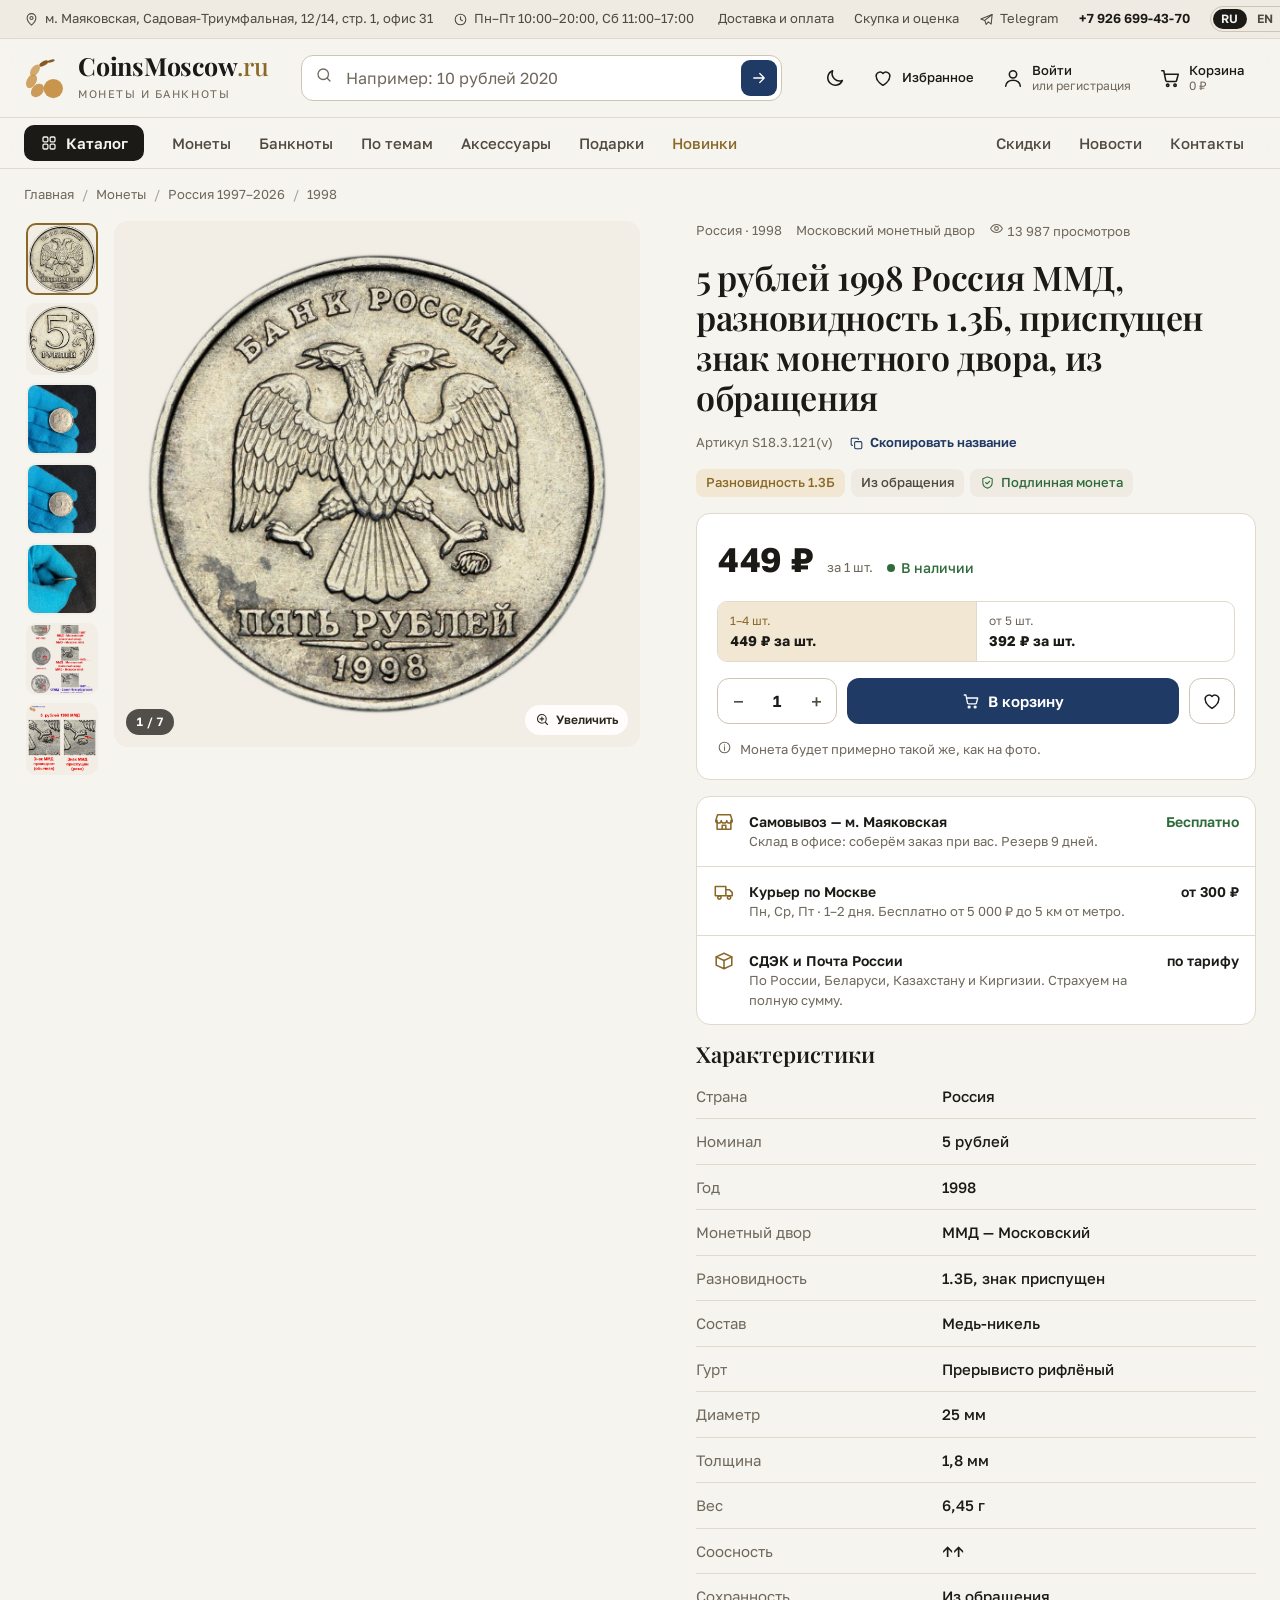
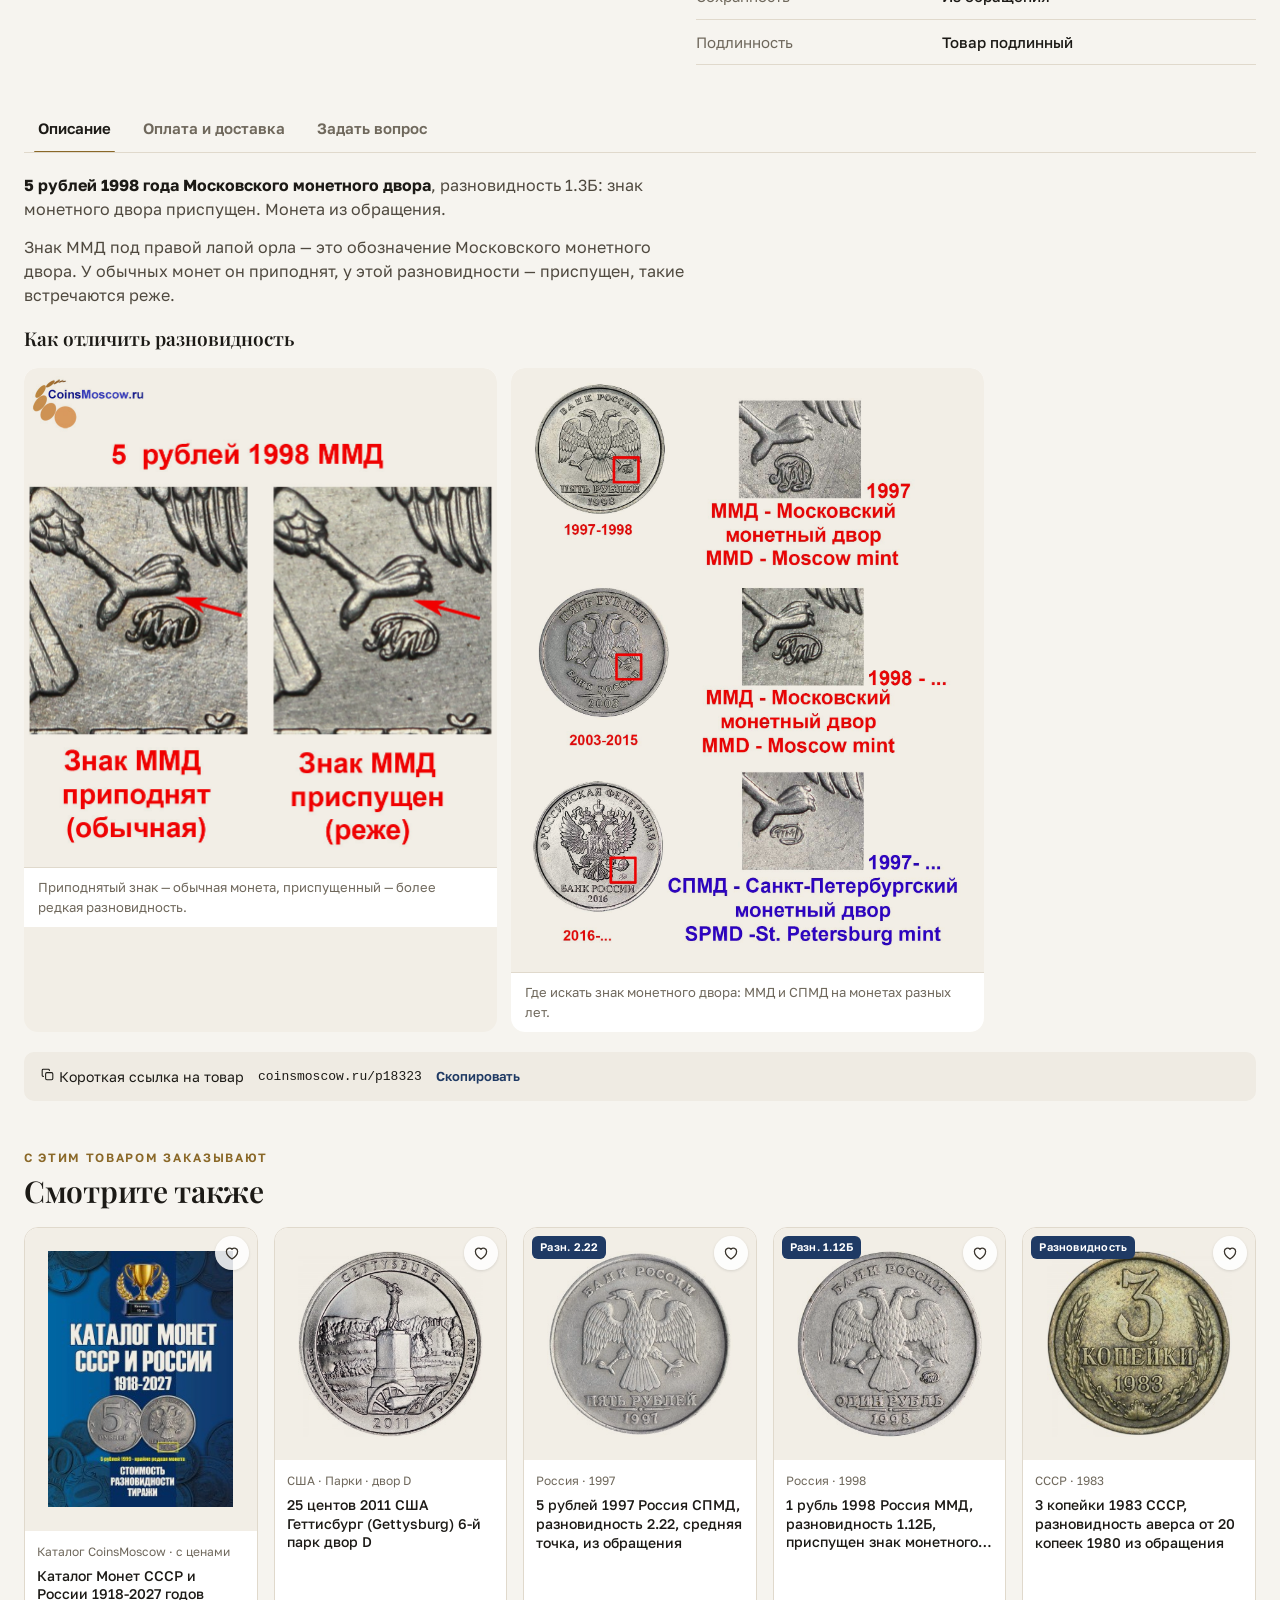
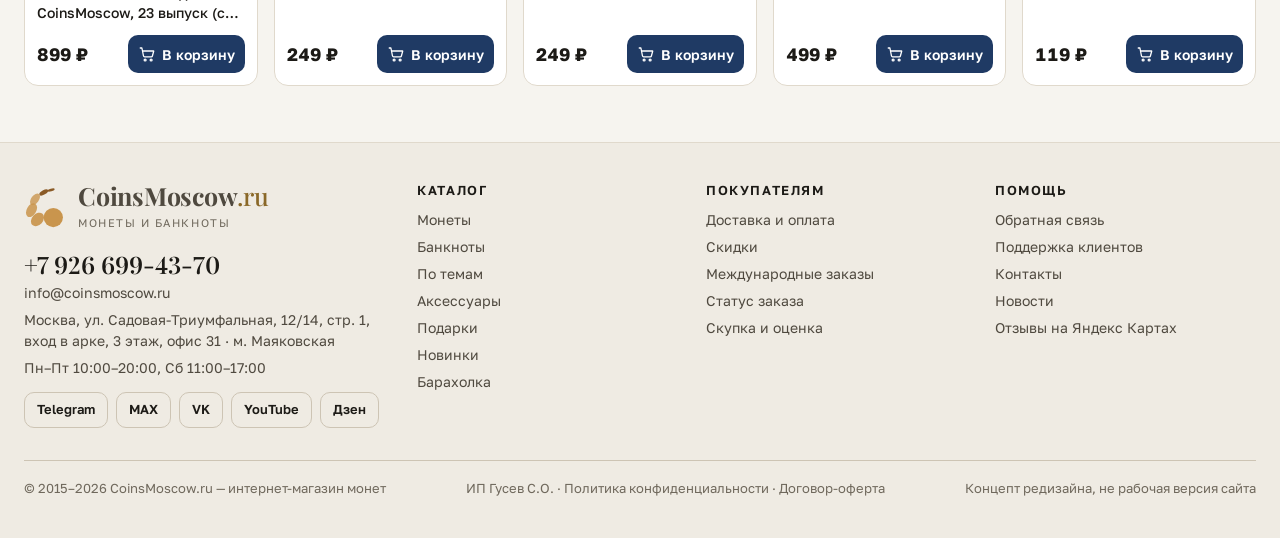
<file: product.html>
<!doctype html>
<html lang="ru" data-theme="light" data-effective-theme="light">
<head>
<meta charset="utf-8">
<meta name="viewport" content="width=device-width, initial-scale=1, viewport-fit=cover">
<meta name="robots" content="noindex, nofollow">
<title>5 рублей 1998 ММД, разновидность 1.3Б — CoinsMoscow.ru, концепт редизайна</title>
<meta name="description" content="Концепт карточки товара CoinsMoscow.ru">
<meta name="theme-color" content="#f6f4ef">
<script>(function(){var r=document.documentElement,t=null;try{t=localStorage.getItem('cm-theme')}catch(x){}if(t==='dark'){r.setAttribute('data-theme','dark');r.setAttribute('data-effective-theme','dark')}else if(t==='system'){r.removeAttribute('data-theme');r.setAttribute('data-effective-theme',window.matchMedia('(prefers-color-scheme: dark)').matches?'dark':'light')}})();</script>
<link rel="preconnect" href="https://fonts.googleapis.com">
<link rel="preconnect" href="https://fonts.gstatic.com" crossorigin>
<link rel="stylesheet" href="https://fonts.googleapis.com/css2?family=Golos+Text:wght@400;500;600;700&family=Playfair+Display:wght@500;600;700&display=swap">
<link rel="icon" href="data:image/svg+xml,%3Csvg xmlns=%22http://www.w3.org/2000/svg%22 viewBox=%220 0 32 32%22%3E%3Ccircle cx=%2216%22 cy=%2216%22 r=%2214%22 fill=%22%23c9954d%22/%3E%3Ccircle cx=%2216%22 cy=%2216%22 r=%229.5%22 fill=%22none%22 stroke=%22%238a5a26%22 stroke-width=%222%22/%3E%3C/svg%3E">
<link rel="stylesheet" href="assets/css/style.css?v=4f9b4510">
</head>
<body>
<svg width="0" height="0" style="position:absolute" aria-hidden="true">
<symbol id="i-search" viewBox="0 0 24 24"><circle cx="11" cy="11" r="7"/><path d="m20 20-3.6-3.6"/></symbol>
<symbol id="i-user" viewBox="0 0 24 24"><circle cx="12" cy="8" r="4"/><path d="M4 21c0-4 3.6-6.5 8-6.5s8 2.5 8 6.5"/></symbol>
<symbol id="i-heart" viewBox="0 0 24 24"><path d="M12 20s-7.5-4.4-7.5-10.2A4.3 4.3 0 0 1 12 7a4.3 4.3 0 0 1 7.5 2.8C19.5 15.6 12 20 12 20z"/></symbol>
<symbol id="i-cart" viewBox="0 0 24 24"><path d="M3 4h2.2l2.1 10.6a1.6 1.6 0 0 0 1.6 1.3h8.7a1.6 1.6 0 0 0 1.6-1.2L21 8H6.1"/><circle cx="9.5" cy="20" r="1.3"/><circle cx="17.5" cy="20" r="1.3"/></symbol>
<symbol id="i-menu" viewBox="0 0 24 24"><path d="M4 7h16M4 12h16M4 17h16"/></symbol>
<symbol id="i-close" viewBox="0 0 24 24"><path d="M6 6l12 12M18 6 6 18"/></symbol>
<symbol id="i-grid" viewBox="0 0 24 24"><rect x="4" y="4" width="6.5" height="6.5" rx="1.5"/><rect x="13.5" y="4" width="6.5" height="6.5" rx="1.5"/><rect x="4" y="13.5" width="6.5" height="6.5" rx="1.5"/><rect x="13.5" y="13.5" width="6.5" height="6.5" rx="1.5"/></symbol>
<symbol id="i-sun" viewBox="0 0 24 24"><circle cx="12" cy="12" r="4"/><path d="M12 2.5v2M12 19.5v2M4.6 4.6l1.4 1.4M18 18l1.4 1.4M2.5 12h2M19.5 12h2M4.6 19.4 6 18M18 6l1.4-1.4"/></symbol>
<symbol id="i-moon" viewBox="0 0 24 24"><path d="M20 14.6A8.2 8.2 0 0 1 9.4 4 8.2 8.2 0 1 0 20 14.6z"/></symbol>
<symbol id="i-monitor" viewBox="0 0 24 24"><rect x="3" y="4.5" width="18" height="12" rx="2"/><path d="M9 20h6M12 16.5V20"/></symbol>
<symbol id="i-phone" viewBox="0 0 24 24"><path d="M5.5 3.5h3.2l1.8 4.6-2.2 1.4a11.5 11.5 0 0 0 6.2 6.2l1.4-2.2 4.6 1.8v3.2a2 2 0 0 1-2.2 2A16.8 16.8 0 0 1 3.5 5.7a2 2 0 0 1 2-2.2z"/></symbol>
<symbol id="i-pin" viewBox="0 0 24 24"><path d="M12 21s-7-6.1-7-11.4a7 7 0 0 1 14 0C19 14.9 12 21 12 21z"/><circle cx="12" cy="9.6" r="2.5"/></symbol>
<symbol id="i-clock" viewBox="0 0 24 24"><circle cx="12" cy="12" r="8.5"/><path d="M12 7.5V12l3 2"/></symbol>
<symbol id="i-chevron-right" viewBox="0 0 24 24"><path d="m9.5 6 6 6-6 6"/></symbol>
<symbol id="i-chevron-left" viewBox="0 0 24 24"><path d="m14.5 6-6 6 6 6"/></symbol>
<symbol id="i-chevron-down" viewBox="0 0 24 24"><path d="m6 9.5 6 6 6-6"/></symbol>
<symbol id="i-arrow-right" viewBox="0 0 24 24"><path d="M5 12h14M13 6l6 6-6 6"/></symbol>
<symbol id="i-info" viewBox="0 0 24 24"><circle cx="12" cy="12" r="8.5"/><path d="M12 11v5.5M12 7.8v.2"/></symbol>
<symbol id="i-coin" viewBox="0 0 24 24"><circle cx="12" cy="12" r="8.5"/><circle cx="12" cy="12" r="5.2"/></symbol>
<symbol id="i-banknote" viewBox="0 0 24 24"><rect x="2.5" y="6" width="19" height="12" rx="2"/><circle cx="12" cy="12" r="2.6"/><path d="M6 9.5v.01M18 14.5v.01"/></symbol>
<symbol id="i-star" viewBox="0 0 24 24"><path d="m12 3.5 2.6 5.3 5.9.9-4.3 4.1 1 5.8L12 16.9l-5.2 2.7 1-5.8-4.3-4.1 5.9-.9z"/></symbol>
<symbol id="i-album" viewBox="0 0 24 24"><path d="M5 4.5A1.5 1.5 0 0 1 6.5 3H19v15H6.5A1.5 1.5 0 0 0 5 19.5z"/><path d="M5 19.5A1.5 1.5 0 0 0 6.5 21H19v-3"/><circle cx="12" cy="10.5" r="3"/></symbol>
<symbol id="i-gift" viewBox="0 0 24 24"><rect x="3.5" y="8" width="17" height="4" rx="1"/><path d="M5 12v8.5h14V12M12 8v12.5"/><path d="M12 8C10.5 4 7 3.5 7 6s5 2 5 2zm0 0c1.5-4 5-4.5 5-2s-5 2-5 2z"/></symbol>
<symbol id="i-box" viewBox="0 0 24 24"><path d="m3.5 7.5 8.5-4 8.5 4-8.5 4z"/><path d="M3.5 7.5v9l8.5 4 8.5-4v-9M12 11.5v9"/></symbol>
<symbol id="i-seal" viewBox="0 0 24 24"><circle cx="12" cy="9.5" r="6"/><path d="m8.8 14.5-1.3 6.5 4.5-2.4 4.5 2.4-1.3-6.5"/><path d="m9.7 9.5 1.6 1.6 3-3"/></symbol>
<symbol id="i-file" viewBox="0 0 24 24"><path d="M14 3H7a2 2 0 0 0-2 2v14a2 2 0 0 0 2 2h10a2 2 0 0 0 2-2V8z"/><path d="M14 3v5h5M12 11.5v6M9.2 14.8 12 17.6l2.8-2.8"/></symbol>
<symbol id="i-truck" viewBox="0 0 24 24"><path d="M2.5 6h11.5v10H2.5zM14 9.5h4l3 3.2V16h-7"/><circle cx="7" cy="18" r="1.8"/><circle cx="17.5" cy="18" r="1.8"/></symbol>
<symbol id="i-store" viewBox="0 0 24 24"><path d="M4.5 10.5V20h15v-9.5M3 10.5 5 4h14l2 6.5"/><path d="M3 10.5c0 1.4 1.3 2.5 3 2.5s3-1.1 3-2.5c0 1.4 1.3 2.5 3 2.5s3-1.1 3-2.5c0 1.4 1.3 2.5 3 2.5s3-1.1 3-2.5M10 20v-4.5h4V20"/></symbol>
<symbol id="i-shield" viewBox="0 0 24 24"><path d="M12 3 19.5 6v6c0 4.4-3.2 8-7.5 9-4.3-1-7.5-4.6-7.5-9V6z"/><path d="m9 12 2.2 2.2L15.5 10"/></symbol>
<symbol id="i-calendar" viewBox="0 0 24 24"><rect x="3.5" y="5" width="17" height="15.5" rx="2"/><path d="M3.5 10h17M8 3v4M16 3v4"/></symbol>
<symbol id="i-copy" viewBox="0 0 24 24"><rect x="9" y="9" width="11.5" height="11.5" rx="2"/><path d="M5.5 15H5a1.5 1.5 0 0 1-1.5-1.5V5A1.5 1.5 0 0 1 5 3.5h8.5A1.5 1.5 0 0 1 15 5v.5"/></symbol>
<symbol id="i-zoom" viewBox="0 0 24 24"><circle cx="11" cy="11" r="7"/><path d="m20 20-3.6-3.6M11 8v6M8 11h6"/></symbol>
<symbol id="i-home" viewBox="0 0 24 24"><path d="M4 10.8 12 4l8 6.8"/><path d="M6 9.2V20h12V9.2M10 20v-5.5h4V20"/></symbol>
<symbol id="i-send" viewBox="0 0 24 24"><path d="M21 4 3 11.2l6.2 2.3L11.5 20l3.4-4.3 4.6 3.6z"/><path d="m9.2 13.5 11.8-9.5"/></symbol>
<symbol id="i-check" viewBox="0 0 24 24"><path d="m5 12.5 4.5 4.5L19 7.5"/></symbol>
<symbol id="i-eye" viewBox="0 0 24 24"><path d="M2.5 12S6 5.5 12 5.5 21.5 12 21.5 12 18 18.5 12 18.5 2.5 12 2.5 12z"/><circle cx="12" cy="12" r="3"/></symbol>
<symbol id="i-mail" viewBox="0 0 24 24"><rect x="3" y="5.5" width="18" height="13" rx="2"/><path d="m3.5 7 8.5 6 8.5-6"/></symbol>
<symbol id="i-chat" viewBox="0 0 24 24"><path d="M20.5 12a8.5 8.5 0 0 1-12.3 7.6L3.5 20.5l1-4.4A8.5 8.5 0 1 1 20.5 12z"/><path d="M9.5 9.5a2.5 2.5 0 1 1 3.4 2.3c-.6.3-.9.8-.9 1.4v.3M12 16.3v.2"/></symbol>
<symbol id="i-percent" viewBox="0 0 24 24"><path d="M19 5 5 19"/><circle cx="7" cy="7" r="2.5"/><circle cx="17" cy="17" r="2.5"/></symbol>
</svg><div class="topbar">
<div class="container topbar__inner">
<div class="topbar__group">
<span class="topbar__item"><svg class="icon icon--xs" aria-hidden="true"><use href="#i-pin"/></svg>м. Маяковская, Садовая-Триумфальная, 12/14, стр. 1, офис 31</span>
<span class="topbar__item"><svg class="icon icon--xs" aria-hidden="true"><use href="#i-clock"/></svg>Пн–Пт 10:00–20:00, Сб 11:00–17:00</span>
</div>
<div class="topbar__group">
<a class="topbar__item" href="#">Доставка и оплата</a>
<a class="topbar__item" href="#">Скупка и оценка</a>
<a class="topbar__item" href="https://t.me/coinsmoscow_ru"><svg class="icon icon--xs" aria-hidden="true"><use href="#i-send"/></svg>Telegram</a>
<a class="topbar__item topbar__phone num" href="tel:+79266994370">+7 926 699-43-70</a>
<span class="lang"><a href="#" aria-current="true">RU</a><a href="#">EN</a><a href="#">DE</a></span>
</div>
</div>
</div><header class="header">
<div class="container header__row">
<button class="icon-btn header__menu-btn" type="button" data-drawer-open aria-label="Открыть меню"><svg class="icon" aria-hidden="true"><use href="#i-menu"/></svg></button>
<a class="logo" href="index.html" aria-label="CoinsMoscow.ru — на главную"><svg class="logo__mark" viewBox="0 0 48 48" aria-hidden="true"><ellipse class="c2" cx="31" cy="4.6" rx="4.2" ry="1.5" transform="rotate(-16 31 4.6)"/><ellipse class="c2" cx="22.6" cy="7.4" rx="5.6" ry="2.5" transform="rotate(-30 22.6 7.4)"/><ellipse class="c1" cx="12.6" cy="15.2" rx="4.4" ry="7.6" transform="rotate(36 12.6 15.2)" opacity=".8"/><ellipse class="c1" cx="8.6" cy="27.6" rx="5.4" ry="8.6" transform="rotate(30 8.6 27.6)" opacity=".86"/><ellipse class="c1" cx="15.4" cy="38.2" rx="6.4" ry="8.6" transform="rotate(42 15.4 38.2)" opacity=".93"/><circle class="c1" cx="33.5" cy="36" r="11"/></svg><span><span class="logo__word">CoinsMoscow<span>.ru</span></span><span class="logo__sub">Монеты и банкноты</span></span></a>
<form class="search header__search" role="search" data-demo-form="Это макет: поиск заработает в рабочей версии">
<label class="visually-hidden" for="q">Поиск по каталогу</label>
<span class="search__icon"><svg class="icon icon--sm" aria-hidden="true"><use href="#i-search"/></svg></span>
<input class="search__input" id="q" type="search" placeholder="Например: 10 рублей 2020" autocomplete="off">
<button class="search__submit" type="submit" aria-label="Найти"><svg class="icon icon--sm" aria-hidden="true"><use href="#i-arrow-right"/></svg></button>
</form>
<div class="header__actions">
<button class="icon-btn" type="button" data-theme-toggle aria-label="Сменить тему"><svg class="icon ic-moon" aria-hidden="true"><use href="#i-moon"/></svg><svg class="icon ic-sun" aria-hidden="true"><use href="#i-sun"/></svg></button>
<a class="icon-btn header__action header__action--desk" href="#"><svg class="icon" aria-hidden="true"><use href="#i-heart"/></svg><span class="badge-count" data-fav-count data-empty="true">0</span><span class="header__action-label">Избранное</span></a>
<a class="icon-btn header__action header__action--desk" href="#"><svg class="icon" aria-hidden="true"><use href="#i-user"/></svg><span class="header__action-label">Войти<small>или регистрация</small></span></a>
<a class="icon-btn header__action" href="#"><svg class="icon" aria-hidden="true"><use href="#i-cart"/></svg><span class="badge-count" data-cart-count data-empty="true">0</span><span class="header__action-label">Корзина<small class="num" data-cart-sum>0&nbsp;₽</small></span></a>
</div>
</div>
<nav class="nav" aria-label="Основная навигация">
<div class="container nav__inner">
<button class="nav__catalog" type="button" data-mega-toggle aria-expanded="false"><svg class="icon icon--sm" aria-hidden="true"><use href="#i-grid"/></svg>Каталог</button>
<a class="nav__link" href="#">Монеты</a>
<a class="nav__link" href="#">Банкноты</a>
<a class="nav__link" href="#">По темам</a>
<a class="nav__link" href="#">Аксессуары</a>
<a class="nav__link" href="#">Подарки</a>
<a class="nav__link nav__link--accent" href="#">Новинки</a>
<span class="nav__spacer"></span>
<a class="nav__link" href="#">Скидки</a>
<a class="nav__link" href="#">Новости</a>
<a class="nav__link" href="#">Контакты</a>
</div>
<div class="mega" data-mega hidden><div class="container mega__grid"><div><a class="mega__title" href="#">Монеты<small class="num">3&nbsp;716</small></a><ul class="mega__list"><li><a href="#">Монеты мира</a></li><li><a href="#">Россия 1997–2026</a></li><li><a href="#">Россия 1991–1996</a></li><li><a href="#">СССР 1921–1991</a></li><li><a href="#">Россия до 1917</a></li><li><a href="#">Копии монет</a></li></ul></div><div><a class="mega__title" href="#">Банкноты<small class="num">425</small></a><ul class="mega__list"><li><a href="#">Красивые и редкие номера</a></li><li><a href="#">Россия</a></li><li><a href="#">США</a></li><li><a href="#">Беларусь</a></li><li><a href="#">Вьетнам</a></li><li><a href="#">Германия</a></li><li><a href="#">Туркменистан</a></li></ul></div><div><a class="mega__title" href="#">По темам<small class="num">858</small></a><ul class="mega__list"><li><a href="#">Памятники</a></li><li><a href="#">Война</a></li><li><a href="#">Животные</a></li><li><a href="#">Зодиаки</a></li><li><a href="#">Космос</a></li><li><a href="#">Личности</a></li><li><a href="#">Спорт</a></li></ul></div><div><a class="mega__title" href="#">Аксессуары<small class="num">169</small></a><ul class="mega__list"><li><a href="#">Альбомы и листы</a></li><li><a href="#">Капсулы для монет</a></li><li><a href="#">Холдеры</a></li><li><a href="#">Литература</a></li><li><a href="#">Прочее</a></li></ul></div><div><a class="mega__title" href="#">Подарки<small class="num">170</small></a><ul class="mega__list"><li><a href="#">Подарочные карты на 500 и 1000 ₽</a></li><li><a href="#">Монеты в упаковке</a></li><li><a href="#">Серебряные монеты</a></li><li><a href="#">18+</a></li><li><a href="#">Другое</a></li></ul></div><div><a class="mega__title" href="#">Барахолка<small class="num">43</small></a><ul class="mega__list"><li><a href="#">Все товары раздела</a></li></ul></div><div><a class="mega__title" href="#">Фирменный товар<small class="num">26</small></a><ul class="mega__list"><li><a href="#">Все товары раздела</a></li></ul></div><div><a class="mega__title" href="#">Электронный продукт<small class="num">42</small></a><ul class="mega__list"><li><a href="#">Все товары раздела</a></li></ul></div></div></div>
</nav>
</header><main class="page-product"><nav class="crumbs container" aria-label="Хлебные крошки"><a href="index.html">Главная</a><span class="crumbs__sep">/</span><a href="#">Монеты</a><span class="crumbs__sep">/</span><a href="#">Россия 1997–2026</a><span class="crumbs__sep">/</span><a href="#">1998</a></nav><section class="container product"><div class="gallery" data-gallery>
<button class="gallery__main" type="button" data-gallery-main aria-label="Открыть фото на весь экран"><img data-gallery-img src="assets/img/products/18323-s-5-rubles-1998-m-below-fc-1_enl.jpg" alt="5 рублей 1998 Россия ММД, разновидность 1.3Б, приспущен знак монетного двора, из обращения"><span class="gallery__counter num" data-gallery-counter>1 / 7</span><span class="gallery__zoom"><svg class="icon icon--xs" aria-hidden="true"><use href="#i-zoom"/></svg>Увеличить</span></button>
<div class="gallery__thumbs"><button class="thumb" type="button" data-thumb data-full="assets/img/products/18323-s-5-rubles-1998-m-below-fc-1_enl.jpg" data-alt="5 рублей 1998 Россия ММД, разновидность 1.3Б, приспущен знак монетного двора, из обращения. Аверс, студийное фото" aria-label="Фото 1: Аверс, студийное фото" aria-current="true"><img src="assets/img/products/18323-s-5-rubles-1998-m-below-fc-1_enl.jpg" alt="" loading="lazy"></button><button class="thumb" type="button" data-thumb data-full="assets/img/products/18323-s-5-rubles-1998-m-below-fc-2_enl.jpg" data-alt="5 рублей 1998 Россия ММД, разновидность 1.3Б, приспущен знак монетного двора, из обращения. Реверс, студийное фото" aria-label="Фото 2: Реверс, студийное фото" aria-current="false"><img src="assets/img/products/18323-s-5-rubles-1998-m-below-fc-2_enl.jpg" alt="" loading="lazy"></button><button class="thumb" type="button" data-thumb data-full="assets/img/products/img_278800_enl.jpg" data-alt="5 рублей 1998 Россия ММД, разновидность 1.3Б, приспущен знак монетного двора, из обращения. Аверс в руке" aria-label="Фото 3: Аверс в руке" aria-current="false"><img src="assets/img/products/img_278800_enl.jpg" alt="" loading="lazy"></button><button class="thumb" type="button" data-thumb data-full="assets/img/products/img_2789wh_enl.jpg" data-alt="5 рублей 1998 Россия ММД, разновидность 1.3Б, приспущен знак монетного двора, из обращения. Реверс в руке" aria-label="Фото 4: Реверс в руке" aria-current="false"><img src="assets/img/products/img_2789wh_enl.jpg" alt="" loading="lazy"></button><button class="thumb" type="button" data-thumb data-full="assets/img/products/img_2790gj_enl.jpg" data-alt="5 рублей 1998 Россия ММД, разновидность 1.3Б, приспущен знак монетного двора, из обращения. Гурт" aria-label="Фото 5: Гурт" aria-current="false"><img src="assets/img/products/img_2790gj_enl.jpg" alt="" loading="lazy"></button><button class="thumb" type="button" data-thumb data-full="assets/img/products/18323-shema-5r-znak-dvora_enl.jpg" data-alt="5 рублей 1998 Россия ММД, разновидность 1.3Б, приспущен знак монетного двора, из обращения. Где искать знак монетного двора" aria-label="Фото 6: Где искать знак монетного двора" aria-current="false"><img src="assets/img/products/18323-shema-5r-znak-dvora_enl.jpg" alt="" loading="lazy"></button><button class="thumb" type="button" data-thumb data-full="assets/img/products/18323-5r1998mmd-shema_enl.jpg" data-alt="5 рублей 1998 Россия ММД, разновидность 1.3Б, приспущен знак монетного двора, из обращения. Схема: приподнятый и приспущенный знак ММД" aria-label="Фото 7: Схема: приподнятый и приспущенный знак ММД" aria-current="false"><img src="assets/img/products/18323-5r1998mmd-shema_enl.jpg" alt="" loading="lazy"></button></div>
</div><div class="buy">
<div class="buy__kicker"><span>Россия · 1998</span><span>Московский монетный двор</span><span><svg class="icon icon--xs" aria-hidden="true"><use href="#i-eye"/></svg> <span class="num">13&nbsp;987</span> просмотров</span></div>
<h1 class="buy__title">5 рублей 1998 Россия ММД, разновидность 1.3Б, приспущен знак монетного двора, из обращения</h1>
<div class="buy__ids"><span>Артикул <span class="num">S18.3.121(v)</span></span><button class="copy-btn" type="button" data-copy="5 рублей 1998 Россия ММД, разновидность 1.3Б, приспущен знак монетного двора, из обращения"><svg class="icon icon--xs" aria-hidden="true"><use href="#i-copy"/></svg>Скопировать название</button></div>
<div class="tags"><span class="tag tag--accent">Разновидность 1.3Б</span><span class="tag">Из обращения</span><span class="tag tag--ok"><svg class="icon icon--xs" aria-hidden="true"><use href="#i-shield"/></svg>Подлинная монета</span></div>
<div class="buy-box">
<div class="buy-box__price"><span class="price num" data-unit-price>449&nbsp;₽</span><span class="ship__desc" data-total-price>за 1 шт.</span><span class="stock">В наличии</span></div>
<div class="tiers"><div class="tier is-active" data-tier-min="1" data-tier-price="449"><p class="tier__label">1–4 шт.</p><p class="tier__value">449&nbsp;₽ за шт.</p></div><div class="tier" data-tier-min="5" data-tier-price="392"><p class="tier__label">от 5 шт.</p><p class="tier__value">392&nbsp;₽ за шт.</p></div></div>
<div class="buy-box__row">
<div class="qty"><button type="button" data-qty-step="-1" aria-label="Меньше">−</button><input type="number" min="1" value="1" inputmode="numeric" data-qty-input aria-label="Количество"><button type="button" data-qty-step="1" aria-label="Больше">+</button></div>
<button class="btn btn--primary buy-box__add" type="button" data-add data-with-qty data-price="449" data-name="5 рублей 1998 ММД, разновидность 1.3Б"><svg class="icon icon--sm" aria-hidden="true"><use href="#i-cart"/></svg>В корзину</button>
<button class="btn btn--ghost fav-btn" type="button" data-fav aria-pressed="false" aria-label="В избранное"><svg class="icon" aria-hidden="true"><use href="#i-heart"/></svg></button>
</div>
<p class="buy-box__note"><svg class="icon icon--xs" aria-hidden="true"><use href="#i-info"/></svg>Монета будет примерно такой же, как на фото.</p>
</div>
<div class="ship">
<div class="ship__row"><svg class="icon" aria-hidden="true"><use href="#i-store"/></svg><div><p class="ship__title">Самовывоз — м. Маяковская</p><p class="ship__desc">Склад в офисе: соберём заказ при вас. Резерв 9 дней.</p></div><span class="ship__price ship__price--free">Бесплатно</span></div>
<div class="ship__row"><svg class="icon" aria-hidden="true"><use href="#i-truck"/></svg><div><p class="ship__title">Курьер по Москве</p><p class="ship__desc">Пн, Ср, Пт · 1–2 дня. Бесплатно от 5&nbsp;000&nbsp;₽ до 5 км от метро.</p></div><span class="ship__price">от 300&nbsp;₽</span></div>
<div class="ship__row"><svg class="icon" aria-hidden="true"><use href="#i-box"/></svg><div><p class="ship__title">СДЭК и Почта России</p><p class="ship__desc">По России, Беларуси, Казахстану и Киргизии. Страхуем на полную сумму.</p></div><span class="ship__price">по тарифу</span></div>
</div>
<div>
<h2 class="buy__h2">Характеристики</h2>
<table class="specs"><tbody><tr><th scope="row">Страна</th><td>Россия</td></tr><tr><th scope="row">Номинал</th><td>5 рублей</td></tr><tr><th scope="row">Год</th><td>1998</td></tr><tr><th scope="row">Монетный двор</th><td>ММД — Московский</td></tr><tr><th scope="row">Разновидность</th><td>1.3Б, знак приспущен</td></tr><tr><th scope="row">Состав</th><td>Медь-никель</td></tr><tr><th scope="row">Гурт</th><td>Прерывисто рифлёный</td></tr><tr><th scope="row">Диаметр</th><td>25 мм</td></tr><tr><th scope="row">Толщина</th><td>1,8 мм</td></tr><tr><th scope="row">Вес</th><td>6,45 г</td></tr><tr><th scope="row">Соосность</th><td>↑↑</td></tr><tr><th scope="row">Сохранность</th><td>Из обращения</td></tr><tr><th scope="row">Подлинность</th><td>Товар подлинный</td></tr></tbody></table>
</div>
</div></section><section class="container details">
<div class="tabs" role="tablist" aria-label="Информация о товаре">
<button type="button" role="tab" id="t-desc" aria-controls="p-desc" aria-selected="true">Описание</button>
<button type="button" role="tab" id="t-ship" aria-controls="p-ship" aria-selected="false" tabindex="-1">Оплата и доставка</button>
<button type="button" role="tab" id="t-ask" aria-controls="p-ask" aria-selected="false" tabindex="-1">Задать вопрос</button>
</div>
<div class="tab-panel" role="tabpanel" id="p-desc" aria-labelledby="t-desc"><div class="prose">
<p><strong>5 рублей 1998 года Московского монетного двора</strong>, разновидность 1.3Б: знак монетного двора приспущен. Монета из обращения.</p>
<p>Знак ММД под правой лапой орла — это обозначение Московского монетного двора. У обычных монет он приподнят, у этой разновидности — приспущен, такие встречаются реже.</p>
<h3>Как отличить разновидность</h3>
</div>
<div class="figures">
<figure class="figure"><img src="assets/img/products/18323-5r1998mmd-shema_enl.jpg" alt="Схема: приподнятый и приспущенный знак ММД на 5 рублях 1998 года" loading="lazy"><figcaption>Приподнятый знак — обычная монета, приспущенный — более редкая разновидность.</figcaption></figure>
<figure class="figure"><img src="assets/img/products/18323-shema-5r-znak-dvora_enl.jpg" alt="Где искать знак монетного двора на монетах разных лет" loading="lazy"><figcaption>Где искать знак монетного двора: ММД и СПМД на монетах разных лет.</figcaption></figure>
</div>
<div class="shortlink"><span><svg class="icon icon--xs" aria-hidden="true"><use href="#i-copy"/></svg> Короткая ссылка на товар</span><code>coinsmoscow.ru/p18323</code><button class="copy-btn" type="button" data-copy="https://coinsmoscow.ru/p18323">Скопировать</button></div></div>
<div class="tab-panel" role="tabpanel" id="p-ship" aria-labelledby="t-ship" hidden><div class="prose">
<h3>Самовывоз — бесплатно</h3>
<p>Москва, ул. Садовая-Триумфальная, 12/14, стр. 1, вход в арке, 3 этаж, офис 31 — 5 минут от м. Маяковская. Склад в офисе, поэтому заказ можно подкорректировать и добавить монеты на месте. В офисе принимаем банковские карты и оплату по QR-коду.</p>
<h3>Курьер по Москве · Пн, Ср, Пт</h3>
<table class="specs"><tbody>
<tr><th scope="row">До 1 км от метро</th><td>300 ₽ за 5 кг · бесплатно от 5 000 ₽</td></tr>
<tr><th scope="row">1–5 км от метро</th><td>400 ₽ за 5 кг · бесплатно от 5 000 ₽</td></tr>
<tr><th scope="row">5–10 км от метро</th><td>600 ₽ за 5 кг</td></tr>
</tbody></table>
<p>МЦК и МЦД не считаются за метро. Доставка 1–2 дня, кроме выходных.</p>
<h3>СДЭК</h3>
<p>По Москве, России, Беларуси, Казахстану и Киргизии — до пункта выдачи или до двери. Отправка за 1–2 дня, доставка обычно 1–7 дней. Стоимость покажем при оформлении после выбора города.</p>
<h3>Почта России и EMS</h3>
<p>Ценной посылкой с полной страховкой — по предоплате или наложенным платежом. EMS до двери — от 550 ₽.</p>
<p><strong>Заказ резервируется на 9 дней.</strong> Нет отправки в Польшу и Финляндию.</p>
</div></div>
<div class="tab-panel" role="tabpanel" id="p-ask" aria-labelledby="t-ask" hidden><form class="form" data-demo-form="Это макет: вопрос не отправлен" data-reset>
<p class="prose">Ответим на почту — обычно в течение рабочего дня.</p>
<label class="field">Имя<input type="text" autocomplete="name" required></label>
<label class="field">E-mail<input type="email" autocomplete="email" required></label>
<label class="field">Вопрос о товаре<textarea required></textarea></label>
<div><button class="btn btn--primary" type="submit"><svg class="icon icon--sm" aria-hidden="true"><use href="#i-chat"/></svg>Отправить вопрос</button></div>
</form></div>
</section><section class="section ">
<div class="container">
<div class="section__head"><div><p class="kicker">С этим товаром заказывают</p><h2 class="section__title">Смотрите также</h2></div></div>
<div class="grid"><article class="card">
<a class="card__media" href="product.html" tabindex="-1" aria-hidden="true"><img src="assets/img/products/705-s-catalog-russian-ussr-coins-coinsmoscow-1.jpg" alt="" loading="lazy" width="300" height="300"></a>
<button class="card__fav" type="button" data-fav aria-pressed="false" aria-label="В избранное"><svg class="icon icon--sm" aria-hidden="true"><use href="#i-heart"/></svg></button>
<div class="card__body">
<p class="card__meta">Каталог CoinsMoscow · с ценами</p>
<h3 class="card__title"><a href="product.html">Каталог Монет СССР и России 1918-2027 годов CoinsMoscow, 23 выпуск (c ценами)</a></h3>
<div class="card__foot"><span class="price">899&nbsp;₽</span><button class="card__add" type="button" data-add data-price="899" data-name="Каталог Монет СССР и России 1918-2027 годов CoinsMoscow, 23 выпуск (c ценами)" aria-label="В корзину"><svg class="icon icon--sm" aria-hidden="true"><use href="#i-cart"/></svg><span class="card__add-label">В корзину</span></button></div>
</div>
</article><article class="card">
<a class="card__media" href="product.html" tabindex="-1" aria-hidden="true"><img src="assets/img/products/3940-s-25-cents-2011-usa-gettysburg-d-1.jpg" alt="" loading="lazy" width="300" height="300"></a>
<button class="card__fav" type="button" data-fav aria-pressed="false" aria-label="В избранное"><svg class="icon icon--sm" aria-hidden="true"><use href="#i-heart"/></svg></button>
<div class="card__body">
<p class="card__meta">США · Парки · двор D</p>
<h3 class="card__title"><a href="product.html">25 центов 2011 США Геттисбург (Gettysburg) 6-й парк двор D</a></h3>
<div class="card__foot"><span class="price">249&nbsp;₽</span><button class="card__add" type="button" data-add data-price="249" data-name="25 центов 2011 США Геттисбург (Gettysburg) 6-й парк двор D" aria-label="В корзину"><svg class="icon icon--sm" aria-hidden="true"><use href="#i-cart"/></svg><span class="card__add-label">В корзину</span></button></div>
</div>
</article><article class="card">
<a class="card__media" href="product.html" tabindex="-1" aria-hidden="true"><img src="assets/img/products/22901-5r97_2_22_1.jpg" alt="" loading="lazy" width="300" height="300"></a>
<span class="card__tag">Разн. 2.22</span><button class="card__fav" type="button" data-fav aria-pressed="false" aria-label="В избранное"><svg class="icon icon--sm" aria-hidden="true"><use href="#i-heart"/></svg></button>
<div class="card__body">
<p class="card__meta">Россия · 1997</p>
<h3 class="card__title"><a href="product.html">5 рублей 1997 Россия СПМД, разновидность 2.22, средняя точка, из обращения</a></h3>
<div class="card__foot"><span class="price">249&nbsp;₽</span><button class="card__add" type="button" data-add data-price="249" data-name="5 рублей 1997 Россия СПМД, разновидность 2.22, средняя точка, из обращения" aria-label="В корзину"><svg class="icon icon--sm" aria-hidden="true"><use href="#i-cart"/></svg><span class="card__add-label">В корзину</span></button></div>
</div>
</article><article class="card">
<a class="card__media" href="product.html" tabindex="-1" aria-hidden="true"><img src="assets/img/products/19958-1r1998mmd-prispushen-2.jpg" alt="" loading="lazy" width="300" height="300"></a>
<span class="card__tag">Разн. 1.12Б</span><button class="card__fav" type="button" data-fav aria-pressed="false" aria-label="В избранное"><svg class="icon icon--sm" aria-hidden="true"><use href="#i-heart"/></svg></button>
<div class="card__body">
<p class="card__meta">Россия · 1998</p>
<h3 class="card__title"><a href="product.html">1 рубль 1998 Россия ММД, разновидность 1.12Б, приспущен знак монетного двора, из обращения</a></h3>
<div class="card__foot"><span class="price">499&nbsp;₽</span><button class="card__add" type="button" data-add data-price="499" data-name="1 рубль 1998 Россия ММД, разновидность 1.12Б, приспущен знак монетного двора, из обращения" aria-label="В корзину"><svg class="icon icon--sm" aria-hidden="true"><use href="#i-cart"/></svg><span class="card__add-label">В корзину</span></button></div>
</div>
</article><article class="card">
<a class="card__media" href="product.html" tabindex="-1" aria-hidden="true"><img src="assets/img/products/21824-3cop83-2.jpg" alt="" loading="lazy" width="300" height="300"></a>
<span class="card__tag">Разновидность</span><button class="card__fav" type="button" data-fav aria-pressed="false" aria-label="В избранное"><svg class="icon icon--sm" aria-hidden="true"><use href="#i-heart"/></svg></button>
<div class="card__body">
<p class="card__meta">СССР · 1983</p>
<h3 class="card__title"><a href="product.html">3 копейки 1983 СССР, разновидность аверса от 20 копеек 1980 из обращения</a></h3>
<div class="card__foot"><span class="price">119&nbsp;₽</span><button class="card__add" type="button" data-add data-price="119" data-name="3 копейки 1983 СССР, разновидность аверса от 20 копеек 1980 из обращения" aria-label="В корзину"><svg class="icon icon--sm" aria-hidden="true"><use href="#i-cart"/></svg><span class="card__add-label">В корзину</span></button></div>
</div>
</article></div>
</div>
</section></main><footer class="footer">
<div class="container">
<div class="footer__grid">
<div class="footer__brand">
<a class="logo" href="index.html" aria-label="CoinsMoscow.ru — на главную"><svg class="logo__mark" viewBox="0 0 48 48" aria-hidden="true"><ellipse class="c2" cx="31" cy="4.6" rx="4.2" ry="1.5" transform="rotate(-16 31 4.6)"/><ellipse class="c2" cx="22.6" cy="7.4" rx="5.6" ry="2.5" transform="rotate(-30 22.6 7.4)"/><ellipse class="c1" cx="12.6" cy="15.2" rx="4.4" ry="7.6" transform="rotate(36 12.6 15.2)" opacity=".8"/><ellipse class="c1" cx="8.6" cy="27.6" rx="5.4" ry="8.6" transform="rotate(30 8.6 27.6)" opacity=".86"/><ellipse class="c1" cx="15.4" cy="38.2" rx="6.4" ry="8.6" transform="rotate(42 15.4 38.2)" opacity=".93"/><circle class="c1" cx="33.5" cy="36" r="11"/></svg><span><span class="logo__word">CoinsMoscow<span>.ru</span></span><span class="logo__sub">Монеты и банкноты</span></span></a>
<a class="footer__phone num" href="tel:+79266994370">+7 926 699-43-70</a>
<div class="footer__contacts">
<a href="mailto:info@coinsmoscow.ru">info@coinsmoscow.ru</a>
<span>Москва, ул. Садовая-Триумфальная, 12/14, стр. 1, вход в арке, 3 этаж, офис 31 · м. Маяковская</span>
<span>Пн–Пт 10:00–20:00, Сб 11:00–17:00</span>
</div>
<div class="footer__social">
<a class="social-btn" href="https://t.me/coinsmoscow_ru">Telegram</a>
<a class="social-btn" href="#">MAX</a>
<a class="social-btn" href="https://vk.com/coinsmoscow">VK</a>
<a class="social-btn" href="https://youtube.com/monetimoskvi">YouTube</a>
<a class="social-btn" href="#">Дзен</a>
</div>
</div>
<div class="footer__col">
<h3>Каталог</h3>
<ul><li><a href="#">Монеты</a></li><li><a href="#">Банкноты</a></li><li><a href="#">По темам</a></li><li><a href="#">Аксессуары</a></li><li><a href="#">Подарки</a></li><li><a href="#">Новинки</a></li><li><a href="#">Барахолка</a></li></ul>
</div>
<div class="footer__col">
<h3>Покупателям</h3>
<ul><li><a href="#">Доставка и оплата</a></li><li><a href="#">Скидки</a></li><li><a href="#">Международные заказы</a></li><li><a href="#">Статус заказа</a></li><li><a href="#">Скупка и оценка</a></li></ul>
</div>
<div class="footer__col">
<h3>Помощь</h3>
<ul><li><a href="#">Обратная связь</a></li><li><a href="#">Поддержка клиентов</a></li><li><a href="#">Контакты</a></li><li><a href="#">Новости</a></li><li><a href="https://yandex.ru/maps/org/coinsmoscow_ru/1128302931/reviews/">Отзывы на Яндекс Картах</a></li></ul>
</div>
</div>
<div class="footer__bottom">
<span>© 2015–2026 CoinsMoscow.ru — интернет-магазин монет</span>
<span>ИП Гусев С.О. · <a href="#">Политика конфиденциальности</a> · <a href="#">Договор-оферта</a></span>
<span>Концепт редизайна, не рабочая версия сайта</span>
</div>
</div>
</footer><div class="buybar"><div class="buybar__price"><span class="price num" data-unit-price>449&nbsp;₽</span><small data-total-price>за 1 шт.</small></div><button class="btn btn--primary" type="button" data-add data-with-qty data-price="449" data-name="5 рублей 1998 ММД, разновидность 1.3Б"><svg class="icon icon--sm" aria-hidden="true"><use href="#i-cart"/></svg>В корзину</button></div><div class="drawer" data-drawer aria-hidden="true">
<div class="drawer__overlay" data-drawer-close></div>
<div class="drawer__panel" role="dialog" aria-modal="true" aria-label="Меню">
<div class="drawer__head"><a class="logo" href="index.html" aria-label="CoinsMoscow.ru — на главную"><svg class="logo__mark" viewBox="0 0 48 48" aria-hidden="true"><ellipse class="c2" cx="31" cy="4.6" rx="4.2" ry="1.5" transform="rotate(-16 31 4.6)"/><ellipse class="c2" cx="22.6" cy="7.4" rx="5.6" ry="2.5" transform="rotate(-30 22.6 7.4)"/><ellipse class="c1" cx="12.6" cy="15.2" rx="4.4" ry="7.6" transform="rotate(36 12.6 15.2)" opacity=".8"/><ellipse class="c1" cx="8.6" cy="27.6" rx="5.4" ry="8.6" transform="rotate(30 8.6 27.6)" opacity=".86"/><ellipse class="c1" cx="15.4" cy="38.2" rx="6.4" ry="8.6" transform="rotate(42 15.4 38.2)" opacity=".93"/><circle class="c1" cx="33.5" cy="36" r="11"/></svg><span><span class="logo__word">CoinsMoscow<span>.ru</span></span><span class="logo__sub">Монеты и банкноты</span></span></a><button class="icon-btn" type="button" data-drawer-close aria-label="Закрыть меню"><svg class="icon" aria-hidden="true"><use href="#i-close"/></svg></button></div>
<div class="drawer__section"><p class="drawer__label">Каталог</p><a class="drawer__cat" href="#">Монеты<small class="num">3&nbsp;716</small><svg class="icon icon--sm" aria-hidden="true"><use href="#i-chevron-right"/></svg></a><a class="drawer__cat" href="#">Банкноты<small class="num">425</small><svg class="icon icon--sm" aria-hidden="true"><use href="#i-chevron-right"/></svg></a><a class="drawer__cat" href="#">По темам<small class="num">858</small><svg class="icon icon--sm" aria-hidden="true"><use href="#i-chevron-right"/></svg></a><a class="drawer__cat" href="#">Аксессуары<small class="num">169</small><svg class="icon icon--sm" aria-hidden="true"><use href="#i-chevron-right"/></svg></a><a class="drawer__cat" href="#">Подарки<small class="num">170</small><svg class="icon icon--sm" aria-hidden="true"><use href="#i-chevron-right"/></svg></a><a class="drawer__cat" href="#">Барахолка<small class="num">43</small><svg class="icon icon--sm" aria-hidden="true"><use href="#i-chevron-right"/></svg></a><a class="drawer__cat" href="#">Фирменный товар<small class="num">26</small><svg class="icon icon--sm" aria-hidden="true"><use href="#i-chevron-right"/></svg></a><a class="drawer__cat" href="#">Электронный продукт<small class="num">42</small><svg class="icon icon--sm" aria-hidden="true"><use href="#i-chevron-right"/></svg></a><a class="drawer__cat" href="#">Новинки<svg class="icon icon--sm" aria-hidden="true"><use href="#i-chevron-right"/></svg></a></div>
<div class="drawer__section"><p class="drawer__label">Покупателям</p>
<a class="drawer__link" href="#">Доставка и оплата</a><a class="drawer__link" href="#">Скидки</a><a class="drawer__link" href="#">Скупка и оценка</a><a class="drawer__link" href="#">Международные заказы</a><a class="drawer__link" href="#">Новости</a><a class="drawer__link" href="#">Контакты</a></div>
<div class="drawer__section"><p class="drawer__label">Магазин на Маяковской</p>
<a class="drawer__cat num" href="tel:+79266994370">+7 926 699-43-70</a>
<p class="drawer__link">Садовая-Триумфальная, 12/14, стр. 1, офис 31<br>Пн–Пт 10:00–20:00, Сб 11:00–17:00</p></div>
<div class="drawer__section"><p class="drawer__label">Тема</p>
<div class="segmented">
<button type="button" data-theme-set="light" aria-pressed="false"><svg class="icon icon--xs" aria-hidden="true"><use href="#i-sun"/></svg>Светлая</button>
<button type="button" data-theme-set="dark" aria-pressed="false"><svg class="icon icon--xs" aria-hidden="true"><use href="#i-moon"/></svg>Тёмная</button>
<button type="button" data-theme-set="system" aria-pressed="false"><svg class="icon icon--xs" aria-hidden="true"><use href="#i-monitor"/></svg>Авто</button>
</div></div>
<div class="drawer__section"><p class="drawer__label">Язык</p><span class="lang"><a href="#" aria-current="true">RU</a><a href="#">EN</a><a href="#">DE</a></span></div>
</div>
</div><div class="toast" data-toast role="status" aria-live="polite"><svg class="icon icon--sm" aria-hidden="true"><use href="#i-check"/></svg><span class="toast__text" data-toast-text></span></div><dialog class="lightbox" data-lightbox aria-label="Фото товара">
<div class="lightbox__stage"><img src="assets/img/products/18323-s-5-rubles-1998-m-below-fc-1_enl.jpg" alt=""></div>
<span class="lightbox__count num" data-lightbox-count></span>
<button class="lightbox__btn lightbox__close" type="button" data-lightbox-close aria-label="Закрыть"><svg class="icon" aria-hidden="true"><use href="#i-close"/></svg></button>
<button class="lightbox__btn lightbox__prev" type="button" data-lightbox-prev aria-label="Предыдущее фото"><svg class="icon" aria-hidden="true"><use href="#i-chevron-left"/></svg></button>
<button class="lightbox__btn lightbox__next" type="button" data-lightbox-next aria-label="Следующее фото"><svg class="icon" aria-hidden="true"><use href="#i-chevron-right"/></svg></button>
</dialog><script src="assets/js/main.js?v=f6159e35"></script>
</body>
</html>
</file>
<file: assets/css/style.css>
:root {
  --bg: #f6f4ef;
  --surface: #ffffff;
  --surface-2: #efebe3;
  --tile: #f2eee6;
  --text: #1c1a16;
  --text-2: #4f493f;
  --muted: #6f685c;
  --line: #e0d9cc;
  --line-strong: #cdc4b4;
  --accent: #8a6828;
  --accent-soft: #f1e7d2;
  --primary: #1f3a64;
  --primary-hover: #182f52;
  --on-primary: #ffffff;
  --link: #1f3a64;
  --danger: #a1301f;
  --ok: #2f6b3a;
  --notice-bg: #f5ead3;
  --notice-text: #5c4415;
  --header-bg: rgba(246, 244, 239, 0.92);
  --shadow: 0 1px 2px rgba(28, 26, 22, 0.05), 0 8px 24px rgba(28, 26, 22, 0.06);
  --shadow-lg: 0 18px 50px rgba(28, 26, 22, 0.18);
  --coin-a: #c9954d;
  --coin-b: #8a5a26;
  --radius: 14px;
  --radius-sm: 10px;
  --font-serif: "Playfair Display", Georgia, "Times New Roman", serif;
  --font-sans: "Golos Text", -apple-system, BlinkMacSystemFont, "Segoe UI", Roboto, Arial, sans-serif;
  --container: 1280px;
  --gutter: 16px;
  color-scheme: light;
}

@media (prefers-color-scheme: dark) {
  :root:not([data-theme="light"]) {
    --bg: #11100e;
    --surface: #1a1916;
    --surface-2: #23211d;
    --tile: #ebe6dc;
    --text: #ede8de;
    --text-2: #c4bcae;
    --muted: #9b9384;
    --line: #2f2c27;
    --line-strong: #3f3b34;
    --accent: #d1ad66;
    --accent-soft: #2c2519;
    --primary: #d1ad66;
    --primary-hover: #e0bf7c;
    --on-primary: #17130b;
    --link: #e0c48a;
    --danger: #ef8a78;
    --ok: #8fcf98;
    --notice-bg: #2a2317;
    --notice-text: #ecd3a0;
    --header-bg: rgba(17, 16, 14, 0.9);
    --shadow: 0 1px 2px rgba(0, 0, 0, 0.4), 0 8px 24px rgba(0, 0, 0, 0.35);
    --shadow-lg: 0 18px 50px rgba(0, 0, 0, 0.6);
    --coin-a: #e0b56a;
    --coin-b: #a7733a;
    color-scheme: dark;
  }
}

:root[data-theme="dark"] {
  --bg: #11100e;
  --surface: #1a1916;
  --surface-2: #23211d;
  --tile: #ebe6dc;
  --text: #ede8de;
  --text-2: #c4bcae;
  --muted: #9b9384;
  --line: #2f2c27;
  --line-strong: #3f3b34;
  --accent: #d1ad66;
  --accent-soft: #2c2519;
  --primary: #d1ad66;
  --primary-hover: #e0bf7c;
  --on-primary: #17130b;
  --link: #e0c48a;
  --danger: #ef8a78;
  --ok: #8fcf98;
  --notice-bg: #2a2317;
  --notice-text: #ecd3a0;
  --header-bg: rgba(17, 16, 14, 0.9);
  --shadow: 0 1px 2px rgba(0, 0, 0, 0.4), 0 8px 24px rgba(0, 0, 0, 0.35);
  --shadow-lg: 0 18px 50px rgba(0, 0, 0, 0.6);
  --coin-a: #e0b56a;
  --coin-b: #a7733a;
  color-scheme: dark;
}

*,
*::before,
*::after {
  box-sizing: border-box;
}

html {
  -webkit-text-size-adjust: 100%;
  scroll-behavior: smooth;
}

body {
  margin: 0;
  background: var(--bg);
  color: var(--text);
  font-family: var(--font-sans);
  font-size: 16px;
  line-height: 1.5;
  -webkit-font-smoothing: antialiased;
  overflow-x: hidden;
}

img {
  display: block;
  max-width: 100%;
  height: auto;
}

a {
  color: inherit;
  text-decoration: none;
}

button,
input,
textarea,
select {
  font: inherit;
  color: inherit;
}

button {
  cursor: pointer;
  background: none;
  border: 0;
  padding: 0;
}

:focus-visible {
  outline: 2px solid var(--accent);
  outline-offset: 2px;
  border-radius: 6px;
}

h1,
h2,
h3 {
  margin: 0;
  font-weight: 600;
  line-height: 1.2;
}

p {
  margin: 0;
}

ul {
  margin: 0;
  padding: 0;
  list-style: none;
}

.visually-hidden {
  position: absolute;
  width: 1px;
  height: 1px;
  overflow: hidden;
  clip: rect(0 0 0 0);
  white-space: nowrap;
}

.container {
  width: 100%;
  max-width: var(--container);
  margin: 0 auto;
  padding: 0 var(--gutter);
}

.icon {
  width: 22px;
  height: 22px;
  flex: none;
  fill: none;
  stroke: currentColor;
  stroke-width: 1.7;
  stroke-linecap: round;
  stroke-linejoin: round;
}

.icon--sm {
  width: 18px;
  height: 18px;
}

.icon--xs {
  width: 15px;
  height: 15px;
}

.num {
  font-variant-numeric: tabular-nums lining-nums;
}

.ic-sun {
  display: none;
}

[data-effective-theme="dark"] .ic-sun {
  display: block;
}

[data-effective-theme="dark"] .ic-moon {
  display: none;
}

.topbar {
  display: none;
  background: var(--surface-2);
  color: var(--text-2);
  font-size: 13px;
  border-bottom: 1px solid var(--line);
}

.topbar__inner {
  display: flex;
  align-items: center;
  justify-content: space-between;
  gap: 24px;
  min-height: 38px;
}

.topbar__group {
  display: flex;
  align-items: center;
  gap: 20px;
}

.topbar__item {
  display: inline-flex;
  align-items: center;
  gap: 6px;
  white-space: nowrap;
}

.topbar a:hover {
  color: var(--text);
}

.topbar__phone {
  font-weight: 600;
  color: var(--text);
}

.lang {
  display: inline-flex;
  gap: 2px;
  padding: 2px;
  border: 1px solid var(--line-strong);
  border-radius: 999px;
}

.lang a {
  padding: 1px 8px;
  border-radius: 999px;
  font-size: 12px;
  font-weight: 600;
  letter-spacing: 0.04em;
}

.lang a[aria-current="true"] {
  background: var(--text);
  color: var(--bg);
}

.header {
  position: sticky;
  top: 0;
  z-index: 40;
  background: var(--header-bg);
  backdrop-filter: saturate(1.4) blur(12px);
  -webkit-backdrop-filter: saturate(1.4) blur(12px);
  border-bottom: 1px solid var(--line);
}

.header__row {
  display: grid;
  grid-template-columns: auto minmax(0, 1fr) auto;
  align-items: center;
  gap: 8px;
  min-height: 60px;
}

.header__menu-btn {
  grid-column: 1;
  grid-row: 1;
}

.header__row > .logo {
  grid-column: 2;
  grid-row: 1;
}

.header__actions {
  grid-column: 3;
  grid-row: 1;
}

.header__search {
  grid-column: 1 / -1;
  grid-row: 2;
  padding-bottom: 12px;
}

.header__actions .header__action--desk {
  display: none;
}

.icon-btn {
  position: relative;
  display: inline-flex;
  align-items: center;
  justify-content: center;
  width: 42px;
  height: 42px;
  border-radius: 12px;
  color: var(--text);
  transition: background-color 0.15s;
}

.icon-btn:hover {
  background: var(--surface-2);
}

.badge-count {
  position: absolute;
  top: 3px;
  right: 2px;
  min-width: 18px;
  height: 18px;
  padding: 0 5px;
  border-radius: 999px;
  background: var(--primary);
  color: var(--on-primary);
  font-size: 11px;
  font-weight: 700;
  line-height: 18px;
  text-align: center;
}

.badge-count[data-empty="true"] {
  display: none;
}

.logo {
  display: inline-flex;
  align-items: center;
  gap: 10px;
  justify-self: center;
}

.logo__mark {
  width: 30px;
  height: 30px;
  flex: none;
}

.logo__mark .c1 {
  fill: var(--coin-a);
}

.logo__mark .c2 {
  fill: var(--coin-b);
}

.logo__word {
  font-family: var(--font-serif);
  font-size: 19px;
  white-space: nowrap;
  font-weight: 700;
  letter-spacing: -0.01em;
  line-height: 1;
}

.logo__word span {
  color: var(--accent);
  font-weight: 500;
}

.logo__sub {
  display: none;
  margin-top: 4px;
  font-size: 11px;
  letter-spacing: 0.14em;
  text-transform: uppercase;
  color: var(--muted);
}

.header__actions {
  display: flex;
  align-items: center;
  gap: 2px;
  justify-self: end;
}

.header__action-label {
  display: none;
}

.header__menu-btn {
  justify-self: start;
}

.search {
  position: relative;
  display: flex;
  align-items: center;
}

.search__input {
  width: 100%;
  height: 46px;
  padding: 0 52px 0 44px;
  border: 1px solid var(--line-strong);
  border-radius: 12px;
  background: var(--surface);
  font-size: 16px;
  transition: border-color 0.15s, box-shadow 0.15s;
}

.search__input::placeholder {
  color: var(--muted);
}

.search__input:focus {
  outline: none;
  border-color: var(--accent);
  box-shadow: 0 0 0 3px var(--accent-soft);
}

.search__icon {
  position: absolute;
  left: 14px;
  color: var(--muted);
  pointer-events: none;
}

.search__submit {
  position: absolute;
  right: 5px;
  display: inline-flex;
  align-items: center;
  justify-content: center;
  width: 36px;
  height: 36px;
  border-radius: 9px;
  background: var(--primary);
  color: var(--on-primary);
}

.search__submit:hover {
  background: var(--primary-hover);
}

.nav {
  display: none;
  border-top: 1px solid var(--line);
}

.nav__inner {
  display: flex;
  align-items: center;
  gap: 4px;
  min-height: 50px;
}

.nav__catalog {
  display: inline-flex;
  align-items: center;
  gap: 8px;
  height: 36px;
  padding: 0 16px;
  margin-right: 12px;
  border-radius: 10px;
  background: var(--text);
  color: var(--bg);
  font-weight: 600;
  font-size: 15px;
}

.nav__catalog[aria-expanded="true"] {
  background: var(--accent);
  color: var(--on-primary);
}

.nav__link {
  padding: 8px 12px;
  border-radius: 8px;
  font-size: 15px;
  font-weight: 500;
  color: var(--text-2);
  white-space: nowrap;
}

.nav__link:hover {
  color: var(--text);
  background: var(--surface-2);
}

.nav__link--accent {
  color: var(--accent);
}

.nav__spacer {
  flex: 1;
}

.mega {
  position: absolute;
  left: 0;
  right: 0;
  top: 100%;
  background: var(--surface);
  border-bottom: 1px solid var(--line);
  box-shadow: var(--shadow-lg);
  padding: 28px 0 32px;
}

.mega[hidden] {
  display: none;
}

.mega__grid {
  display: grid;
  grid-template-columns: repeat(4, 1fr);
  gap: 28px 32px;
}

.mega__title {
  display: flex;
  align-items: baseline;
  justify-content: space-between;
  gap: 8px;
  padding-bottom: 8px;
  margin-bottom: 8px;
  border-bottom: 1px solid var(--line);
  font-family: var(--font-serif);
  font-size: 18px;
  font-weight: 600;
}

.mega__title small {
  font-family: var(--font-sans);
  font-size: 13px;
  font-weight: 500;
  color: var(--muted);
}

.mega__list a {
  display: block;
  padding: 4px 0;
  font-size: 14px;
  color: var(--text-2);
}

.mega__list a:hover {
  color: var(--accent);
}

.notice {
  background: var(--notice-bg);
  color: var(--notice-text);
  font-size: 14px;
}

.notice__inner {
  display: flex;
  align-items: center;
  gap: 10px;
  min-height: 44px;
  padding-top: 8px;
  padding-bottom: 8px;
}

.notice__text {
  flex: 1;
}

.notice__text b {
  font-weight: 600;
}

.notice__close {
  display: inline-flex;
  padding: 6px;
  border-radius: 8px;
  color: inherit;
  opacity: 0.75;
}

.notice__close:hover {
  opacity: 1;
}

.section {
  padding: 36px 0 0;
}

.section__head {
  display: flex;
  align-items: flex-end;
  justify-content: space-between;
  gap: 16px;
  margin-bottom: 18px;
}

.kicker {
  margin-bottom: 6px;
  font-size: 12px;
  font-weight: 600;
  letter-spacing: 0.14em;
  text-transform: uppercase;
  color: var(--accent);
}

.section__title {
  font-family: var(--font-serif);
  font-size: 26px;
  font-weight: 600;
  letter-spacing: -0.01em;
}

.more-link {
  display: inline-flex;
  align-items: center;
  gap: 4px;
  font-size: 14px;
  font-weight: 600;
  color: var(--link);
  white-space: nowrap;
}

.more-link:hover {
  text-decoration: underline;
  text-underline-offset: 3px;
}

.btn {
  display: inline-flex;
  align-items: center;
  justify-content: center;
  gap: 8px;
  height: 46px;
  padding: 0 22px;
  border-radius: 12px;
  font-weight: 600;
  font-size: 15px;
  white-space: nowrap;
  transition: background-color 0.15s, color 0.15s, border-color 0.15s;
}

.btn--primary {
  background: var(--primary);
  color: var(--on-primary);
}

.btn--primary:hover {
  background: var(--primary-hover);
}

.btn--ghost {
  border: 1px solid var(--line-strong);
  color: var(--text);
}

.btn--ghost:hover {
  border-color: var(--text);
}

.btn--block {
  width: 100%;
}

.hero {
  padding-top: 20px;
}

.hero__layout {
  display: grid;
  gap: 20px;
}

.side-cat {
  display: none;
}

.promo {
  position: relative;
  display: grid;
  gap: 20px;
  padding: 24px;
  border-radius: var(--radius);
  background: var(--surface);
  border: 1px solid var(--line);
  overflow: hidden;
}

.promo::before {
  content: "";
  position: absolute;
  right: -120px;
  top: -120px;
  width: 360px;
  height: 360px;
  border-radius: 50%;
  border: 1px solid var(--line);
  box-shadow: 0 0 0 40px var(--bg), 0 0 0 41px var(--line);
  opacity: 0.8;
  pointer-events: none;
}

.promo__body {
  position: relative;
  display: flex;
  flex-direction: column;
  gap: 14px;
}

.promo__title {
  font-family: var(--font-serif);
  font-size: 30px;
  line-height: 1.12;
  letter-spacing: -0.015em;
}

.promo__lead {
  color: var(--text-2);
  max-width: 46ch;
}

.promo__price {
  display: flex;
  align-items: baseline;
  gap: 10px;
  font-size: 15px;
  color: var(--muted);
}

.promo__price b {
  font-size: 26px;
  font-weight: 700;
  color: var(--text);
}

.promo__actions {
  display: flex;
  flex-wrap: wrap;
  gap: 10px;
}

.promo__media {
  position: relative;
  display: flex;
  align-items: center;
  justify-content: center;
  gap: 14px;
  padding: 18px;
  border-radius: var(--radius-sm);
  background: var(--tile);
  isolation: isolate;
}

.promo__media img {
  width: 34%;
  max-width: 130px;
  mix-blend-mode: multiply;
  filter: drop-shadow(0 10px 18px rgba(28, 26, 22, 0.18));
}

.promo__media img:nth-child(2) {
  transform: translateY(14px) rotate(3deg);
}

.quick {
  display: flex;
  flex-wrap: wrap;
  align-items: center;
  gap: 8px;
  margin-top: 14px;
  font-size: 14px;
}

.quick__label {
  color: var(--muted);
  margin-right: 4px;
}

.chip {
  display: inline-flex;
  align-items: center;
  gap: 6px;
  height: 34px;
  padding: 0 14px;
  border-radius: 999px;
  border: 1px solid var(--line-strong);
  background: var(--surface);
  font-size: 14px;
  color: var(--text-2);
  white-space: nowrap;
  transition: border-color 0.15s, color 0.15s;
}

.chip:hover {
  border-color: var(--accent);
  color: var(--text);
}

.chip small {
  color: var(--muted);
  font-size: 12px;
}

.cats {
  display: grid;
  grid-template-columns: repeat(2, minmax(0, 1fr));
  gap: 10px;
}

.cat {
  position: relative;
  display: flex;
  flex-direction: column;
  gap: 10px;
  padding: 16px;
  border-radius: var(--radius);
  background: var(--surface);
  border: 1px solid var(--line);
  transition: border-color 0.15s, transform 0.15s;
}

.cat:hover {
  border-color: var(--accent);
}

.cat__top {
  display: flex;
  align-items: flex-start;
  justify-content: space-between;
  gap: 8px;
}

.cat__name {
  font-family: var(--font-serif);
  font-size: 17px;
  line-height: 1.2;
  font-weight: 600;
}

.cat__name a::after {
  content: "";
  position: absolute;
  inset: 0;
  border-radius: inherit;
}

.cat__subs a {
  position: relative;
  z-index: 1;
}

.cat__count {
  font-size: 13px;
  color: var(--muted);
}

.cat__icon {
  display: inline-flex;
  align-items: center;
  justify-content: center;
  width: 36px;
  height: 36px;
  border-radius: 50%;
  background: var(--accent-soft);
  color: var(--accent);
  flex: none;
}

.cat__subs {
  display: none;
  flex-wrap: wrap;
  gap: 4px 10px;
  font-size: 13px;
  color: var(--text-2);
}

.cat__subs a:hover {
  color: var(--accent);
}

.rail {
  display: grid;
  grid-auto-flow: column;
  grid-auto-columns: 46%;
  gap: 10px;
  overflow-x: auto;
  scroll-snap-type: x mandatory;
  scrollbar-width: none;
  margin: 0 calc(var(--gutter) * -1);
  padding: 2px var(--gutter) 6px;
  scroll-padding: 0 var(--gutter);
}

.rail::-webkit-scrollbar {
  display: none;
}

.rail > * {
  scroll-snap-align: start;
}

.grid {
  display: grid;
  grid-template-columns: repeat(2, minmax(0, 1fr));
  gap: 10px;
}

.card {
  position: relative;
  display: flex;
  flex-direction: column;
  min-width: 0;
  border-radius: var(--radius);
  background: var(--surface);
  border: 1px solid var(--line);
  overflow: hidden;
  transition: box-shadow 0.2s, border-color 0.2s;
}

.card:hover {
  border-color: var(--line-strong);
  box-shadow: var(--shadow);
}

.card__media {
  position: relative;
  display: block;
  aspect-ratio: 1 / 1;
  background: var(--tile);
  isolation: isolate;
}

.card__media img {
  width: 100%;
  height: 100%;
  object-fit: contain;
  padding: 10%;
  mix-blend-mode: multiply;
  transition: transform 0.35s ease;
}

.card:hover .card__media img {
  transform: scale(1.04);
}

.card__fav {
  position: absolute;
  top: 8px;
  right: 8px;
  z-index: 1;
  display: inline-flex;
  align-items: center;
  justify-content: center;
  width: 34px;
  height: 34px;
  border-radius: 50%;
  background: rgba(255, 255, 255, 0.85);
  color: #3a352d;
  box-shadow: 0 1px 3px rgba(0, 0, 0, 0.12);
}

.card__fav[aria-pressed="true"] {
  color: #b23a2a;
}

.card__fav[aria-pressed="true"] .icon {
  fill: currentColor;
}

.card__tag {
  position: absolute;
  left: 8px;
  top: 8px;
  z-index: 1;
  padding: 3px 8px;
  border-radius: 6px;
  background: #1f3a64;
  color: #fff;
  font-size: 11px;
  font-weight: 600;
  letter-spacing: 0.02em;
}

.card__tag--gold {
  background: #8a6828;
}

.card__body {
  display: flex;
  flex-direction: column;
  flex: 1;
  gap: 6px;
  padding: 12px;
}

.card__meta {
  font-size: 12px;
  color: var(--muted);
  white-space: nowrap;
  overflow: hidden;
  text-overflow: ellipsis;
}

.card__title {
  font-family: var(--font-sans);
  font-size: 14px;
  font-weight: 500;
  line-height: 1.35;
  display: -webkit-box;
  -webkit-line-clamp: 3;
  -webkit-box-orient: vertical;
  overflow: hidden;
}

.card__title a:hover {
  color: var(--accent);
}

.card__foot {
  display: flex;
  align-items: center;
  justify-content: space-between;
  gap: 8px;
  margin-top: auto;
  padding-top: 6px;
}

.price {
  font-size: 18px;
  font-weight: 700;
  white-space: nowrap;
  font-variant-numeric: tabular-nums lining-nums;
}

.card__add {
  display: inline-flex;
  align-items: center;
  justify-content: center;
  gap: 6px;
  height: 38px;
  min-width: 38px;
  padding: 0 10px;
  border-radius: 10px;
  background: var(--primary);
  color: var(--on-primary);
  font-size: 14px;
  font-weight: 600;
  transition: background-color 0.15s;
}

.card__add:hover {
  background: var(--primary-hover);
}

.card__add-label {
  display: none;
}

.card__add.is-added {
  background: var(--ok);
  color: #fff;
}

.themes {
  display: flex;
  gap: 8px;
  overflow-x: auto;
  scrollbar-width: none;
  margin: 0 calc(var(--gutter) * -1);
  padding: 0 var(--gutter);
}

.themes::-webkit-scrollbar {
  display: none;
}

.perks {
  display: grid;
  gap: 1px;
  border-radius: var(--radius);
  overflow: hidden;
  background: var(--line);
  border: 1px solid var(--line);
}

.perk {
  display: flex;
  gap: 14px;
  padding: 18px;
  background: var(--surface);
}

.perk__icon {
  display: inline-flex;
  align-items: center;
  justify-content: center;
  width: 44px;
  height: 44px;
  flex: none;
  border-radius: 12px;
  background: var(--accent-soft);
  color: var(--accent);
}

.perk__title {
  font-weight: 600;
  margin-bottom: 2px;
}

.perk__text {
  font-size: 14px;
  color: var(--text-2);
}

.news {
  display: grid;
  gap: 0;
  border-top: 1px solid var(--line);
}

.news__item {
  display: grid;
  grid-template-columns: 76px 1fr;
  gap: 14px;
  padding: 14px 0;
  border-bottom: 1px solid var(--line);
}

.news__date {
  font-size: 13px;
  color: var(--muted);
  line-height: 1.35;
}

.news__date b {
  display: block;
  font-family: var(--font-serif);
  font-size: 22px;
  font-weight: 600;
  color: var(--text);
}

.news__title {
  font-size: 15px;
  font-weight: 500;
}

.news__item:hover .news__title {
  color: var(--accent);
}

.footer {
  margin-top: 56px;
  padding: 40px 0 calc(96px + env(safe-area-inset-bottom));
  background: var(--surface-2);
  border-top: 1px solid var(--line);
  font-size: 14px;
  color: var(--text-2);
}

.footer__grid {
  display: grid;
  gap: 28px;
}

.footer__brand .logo {
  justify-self: start;
  margin-bottom: 14px;
}

.footer__phone {
  display: block;
  font-family: var(--font-serif);
  font-size: 24px;
  font-weight: 600;
  color: var(--text);
}

.footer__contacts {
  display: grid;
  gap: 6px;
}

.footer__social {
  display: flex;
  flex-wrap: wrap;
  gap: 8px;
  margin-top: 14px;
}

.social-btn {
  display: inline-flex;
  align-items: center;
  justify-content: center;
  height: 36px;
  padding: 0 12px;
  border-radius: 10px;
  border: 1px solid var(--line-strong);
  font-size: 13px;
  font-weight: 600;
  color: var(--text);
}

.social-btn:hover {
  border-color: var(--accent);
}

.footer__col h3 {
  margin-bottom: 10px;
  font-size: 13px;
  font-weight: 600;
  letter-spacing: 0.12em;
  text-transform: uppercase;
  color: var(--text);
}

.footer__col li + li {
  margin-top: 6px;
}

.footer__col a:hover {
  color: var(--text);
}

.footer__bottom {
  display: flex;
  flex-wrap: wrap;
  justify-content: space-between;
  gap: 8px 24px;
  margin-top: 32px;
  padding-top: 18px;
  border-top: 1px solid var(--line-strong);
  font-size: 13px;
  color: var(--muted);
}

.tabbar {
  position: fixed;
  left: 0;
  right: 0;
  bottom: 0;
  z-index: 45;
  display: grid;
  grid-template-columns: repeat(5, 1fr);
  padding-bottom: env(safe-area-inset-bottom);
  background: var(--header-bg);
  backdrop-filter: saturate(1.4) blur(12px);
  -webkit-backdrop-filter: saturate(1.4) blur(12px);
  border-top: 1px solid var(--line);
}

.tabbar__item {
  position: relative;
  display: flex;
  flex-direction: column;
  align-items: center;
  gap: 2px;
  padding: 8px 0 7px;
  font-size: 11px;
  font-weight: 500;
  color: var(--muted);
}

.tabbar__item[aria-current="page"] {
  color: var(--text);
}

.tabbar__item[aria-current="page"]::before {
  content: "";
  position: absolute;
  top: -1px;
  width: 28px;
  height: 2px;
  border-radius: 2px;
  background: var(--accent);
}

.tabbar__item .badge-count {
  top: 3px;
  right: calc(50% - 22px);
}

.drawer {
  position: fixed;
  inset: 0;
  z-index: 60;
  display: flex;
  visibility: hidden;
}

.drawer.is-open {
  visibility: visible;
}

.drawer__overlay {
  position: absolute;
  inset: 0;
  background: rgba(10, 9, 8, 0.5);
  opacity: 0;
  transition: opacity 0.25s;
}

.drawer.is-open .drawer__overlay {
  opacity: 1;
}

.drawer__panel {
  position: relative;
  display: flex;
  flex-direction: column;
  width: min(88vw, 380px);
  height: 100%;
  background: var(--bg);
  transform: translateX(-100%);
  transition: transform 0.28s ease;
  overflow-y: auto;
  overscroll-behavior: contain;
}

.drawer.is-open .drawer__panel {
  transform: none;
}

.drawer__head {
  display: flex;
  align-items: center;
  justify-content: space-between;
  padding: 10px 12px 10px 16px;
  border-bottom: 1px solid var(--line);
}

.drawer__section {
  padding: 14px 16px;
  border-bottom: 1px solid var(--line);
}

.drawer__label {
  margin-bottom: 8px;
  font-size: 12px;
  font-weight: 600;
  letter-spacing: 0.12em;
  text-transform: uppercase;
  color: var(--muted);
}

.drawer__cat {
  display: flex;
  align-items: center;
  justify-content: space-between;
  padding: 10px 0;
  font-size: 16px;
  font-weight: 500;
}

.drawer__cat small {
  margin-left: auto;
  margin-right: 8px;
  font-size: 13px;
  color: var(--muted);
}

.drawer__link {
  display: block;
  padding: 7px 0;
  color: var(--text-2);
}

.segmented {
  display: grid;
  grid-template-columns: repeat(3, 1fr);
  gap: 2px;
  padding: 3px;
  border-radius: 12px;
  background: var(--surface-2);
}

.segmented button {
  display: inline-flex;
  align-items: center;
  justify-content: center;
  gap: 6px;
  height: 36px;
  border-radius: 9px;
  font-size: 13px;
  font-weight: 500;
  color: var(--text-2);
}

.segmented button[aria-pressed="true"] {
  background: var(--surface);
  color: var(--text);
  box-shadow: 0 1px 3px rgba(0, 0, 0, 0.12);
}

.toast {
  position: fixed;
  left: 50%;
  bottom: calc(84px + env(safe-area-inset-bottom));
  z-index: 70;
  display: flex;
  align-items: center;
  gap: 10px;
  max-width: calc(100vw - 32px);
  padding: 12px 16px;
  border-radius: 12px;
  background: var(--text);
  color: var(--bg);
  font-size: 14px;
  box-shadow: var(--shadow-lg);
  transform: translate(-50%, 16px);
  opacity: 0;
  pointer-events: none;
  transition: opacity 0.2s, transform 0.2s;
}

.toast.is-visible {
  opacity: 1;
  transform: translate(-50%, 0);
}

.toast__text {
  overflow: hidden;
  text-overflow: ellipsis;
  white-space: nowrap;
}

.crumbs {
  display: flex;
  flex-wrap: wrap;
  align-items: center;
  gap: 4px 8px;
  padding-top: 16px;
  padding-bottom: 8px;
  font-size: 13px;
  color: var(--muted);
}

.crumbs a:hover {
  color: var(--text);
}

.crumbs__sep {
  opacity: 0.6;
}

.product {
  display: grid;
  gap: 24px;
  padding-top: 8px;
}

.gallery {
  display: grid;
  gap: 10px;
  min-width: 0;
}

.gallery__main {
  position: relative;
  display: block;
  width: 100%;
  aspect-ratio: 1 / 1;
  border-radius: var(--radius);
  background: var(--tile);
  overflow: hidden;
  isolation: isolate;
  cursor: zoom-in;
}

.gallery__main img {
  width: 100%;
  height: 100%;
  object-fit: contain;
  padding: 6%;
  mix-blend-mode: multiply;
}

.gallery__zoom {
  position: absolute;
  right: 12px;
  bottom: 12px;
  display: inline-flex;
  align-items: center;
  gap: 6px;
  padding: 6px 10px;
  border-radius: 999px;
  background: rgba(255, 255, 255, 0.9);
  color: #2b2720;
  font-size: 12px;
  font-weight: 600;
}

.gallery__counter {
  position: absolute;
  left: 12px;
  bottom: 12px;
  padding: 4px 10px;
  border-radius: 999px;
  background: rgba(28, 26, 22, 0.75);
  color: #fff;
  font-size: 12px;
  font-weight: 600;
}

.gallery__thumbs {
  display: grid;
  grid-auto-flow: column;
  grid-auto-columns: 68px;
  gap: 8px;
  overflow-x: auto;
  scrollbar-width: none;
  padding: 2px;
}

.gallery__thumbs::-webkit-scrollbar {
  display: none;
}

.thumb {
  aspect-ratio: 1 / 1;
  border-radius: 10px;
  background: var(--tile);
  overflow: hidden;
  isolation: isolate;
  border: 2px solid transparent;
  transition: border-color 0.15s;
}

.thumb img {
  width: 100%;
  height: 100%;
  object-fit: cover;
  mix-blend-mode: multiply;
}

.thumb[aria-current="true"] {
  border-color: var(--accent);
}

.buy {
  display: flex;
  flex-direction: column;
  gap: 16px;
  min-width: 0;
}

.buy__kicker {
  display: flex;
  flex-wrap: wrap;
  gap: 6px 14px;
  font-size: 13px;
  color: var(--muted);
}

.buy__title {
  font-family: var(--font-serif);
  font-size: 26px;
  line-height: 1.18;
  letter-spacing: -0.01em;
}

.buy__ids {
  display: flex;
  flex-wrap: wrap;
  align-items: center;
  gap: 8px 16px;
  font-size: 13px;
  color: var(--muted);
}

.copy-btn {
  display: inline-flex;
  align-items: center;
  gap: 6px;
  font-size: 13px;
  font-weight: 600;
  color: var(--link);
}

.copy-btn:hover {
  text-decoration: underline;
  text-underline-offset: 3px;
}

.tags {
  display: flex;
  flex-wrap: wrap;
  gap: 6px;
}

.tag {
  display: inline-flex;
  align-items: center;
  gap: 6px;
  height: 28px;
  padding: 0 10px;
  border-radius: 8px;
  background: var(--surface-2);
  font-size: 13px;
  font-weight: 500;
  color: var(--text-2);
}

.tag--accent {
  background: var(--accent-soft);
  color: var(--accent);
}

.tag--ok {
  color: var(--ok);
}

.buy-box {
  display: flex;
  flex-direction: column;
  gap: 16px;
  padding: 20px;
  border-radius: var(--radius);
  background: var(--surface);
  border: 1px solid var(--line);
}

.buy-box__price {
  display: flex;
  align-items: baseline;
  flex-wrap: wrap;
  gap: 4px 14px;
}

.buy-box__price .price {
  font-size: 34px;
  letter-spacing: -0.01em;
}

.stock {
  display: inline-flex;
  align-items: center;
  gap: 6px;
  font-size: 14px;
  font-weight: 500;
  color: var(--ok);
}

.stock::before {
  content: "";
  width: 8px;
  height: 8px;
  border-radius: 50%;
  background: currentColor;
}

.tiers {
  display: grid;
  grid-template-columns: 1fr 1fr;
  border: 1px solid var(--line);
  border-radius: var(--radius-sm);
  overflow: hidden;
  font-size: 14px;
}

.tier {
  padding: 10px 12px;
  transition: background-color 0.15s;
}

.tier + .tier {
  border-left: 1px solid var(--line);
}

.tier__label {
  color: var(--muted);
  font-size: 12px;
}

.tier__value {
  font-weight: 700;
  font-variant-numeric: tabular-nums;
}

.tier.is-active {
  background: var(--accent-soft);
}

.tier.is-active .tier__label {
  color: var(--accent);
}

.buy-box__row {
  display: flex;
  gap: 10px;
}

.qty {
  display: inline-flex;
  align-items: center;
  height: 46px;
  border: 1px solid var(--line-strong);
  border-radius: 12px;
  flex: none;
}

.qty button {
  display: inline-flex;
  align-items: center;
  justify-content: center;
  width: 40px;
  height: 100%;
  font-size: 20px;
  color: var(--text-2);
}

.qty button:hover {
  color: var(--text);
}

.qty input {
  width: 38px;
  border: 0;
  background: none;
  text-align: center;
  font-weight: 600;
  font-variant-numeric: tabular-nums;
  -moz-appearance: textfield;
}

.qty input::-webkit-outer-spin-button,
.qty input::-webkit-inner-spin-button {
  -webkit-appearance: none;
  margin: 0;
}

.buy-box__add {
  flex: 1;
}

.fav-btn {
  flex: none;
  width: 46px;
  padding: 0;
}

.fav-btn[aria-pressed="true"] {
  color: #b23a2a;
  border-color: currentColor;
}

.fav-btn[aria-pressed="true"] .icon {
  fill: currentColor;
}

.buy-box__note {
  display: flex;
  gap: 8px;
  font-size: 13px;
  color: var(--muted);
}

.ship {
  display: grid;
  gap: 0;
  border: 1px solid var(--line);
  border-radius: var(--radius);
  background: var(--surface);
  overflow: hidden;
}

.ship__row {
  display: grid;
  grid-template-columns: 24px 1fr auto;
  align-items: start;
  gap: 12px;
  padding: 14px 16px;
  font-size: 14px;
}

.ship__row + .ship__row {
  border-top: 1px solid var(--line);
}

.ship__row .icon {
  color: var(--accent);
}

.ship__title {
  font-weight: 600;
}

.ship__desc {
  color: var(--muted);
  font-size: 13px;
}

.ship__price {
  font-weight: 600;
  white-space: nowrap;
}

.ship__price--free {
  color: var(--ok);
}

.details {
  padding-top: 40px;
}

.figures {
  display: grid;
  gap: 14px;
  margin: 14px 0 20px;
  max-width: 960px;
}

.buy__h2 {
  margin-bottom: 6px;
  font-family: var(--font-serif);
  font-size: 22px;
}

.grid--hits > :nth-child(n + 7) {
  display: none;
}

.tabs {
  display: flex;
  gap: 4px;
  overflow-x: auto;
  scrollbar-width: none;
  border-bottom: 1px solid var(--line);
  margin-bottom: 20px;
}

.tabs::-webkit-scrollbar {
  display: none;
}

.tabs button {
  position: relative;
  padding: 12px 14px;
  font-size: 15px;
  font-weight: 600;
  color: var(--muted);
  white-space: nowrap;
}

.tabs button[aria-selected="true"] {
  color: var(--text);
}

.tabs button[aria-selected="true"]::after {
  content: "";
  position: absolute;
  left: 10px;
  right: 10px;
  bottom: -1px;
  height: 2px;
  border-radius: 2px;
  background: var(--accent);
}

.tab-panel[hidden] {
  display: none;
}

.specs {
  width: 100%;
  border-collapse: collapse;
  font-size: 15px;
}

.specs th,
.specs td {
  padding: 11px 0;
  border-bottom: 1px solid var(--line);
  text-align: left;
  vertical-align: top;
}

.specs th {
  width: 44%;
  font-weight: 400;
  color: var(--muted);
}

.specs td {
  font-weight: 500;
}

.prose {
  display: grid;
  gap: 14px;
  color: var(--text-2);
  max-width: 68ch;
}

.prose h3 {
  margin-top: 6px;
  font-family: var(--font-serif);
  font-size: 19px;
  color: var(--text);
}

.prose strong {
  color: var(--text);
}

.figure {
  margin: 4px 0 0;
  border-radius: var(--radius);
  background: var(--tile);
  overflow: hidden;
  isolation: isolate;
}

.figure img {
  width: 100%;
  mix-blend-mode: multiply;
}

.figure figcaption {
  padding: 10px 14px;
  background: var(--surface);
  border-top: 1px solid var(--line);
  font-size: 13px;
  color: var(--muted);
}

.form {
  display: grid;
  gap: 12px;
  max-width: 560px;
}

.field {
  display: grid;
  gap: 6px;
  font-size: 14px;
  font-weight: 500;
}

.field input,
.field textarea {
  width: 100%;
  padding: 11px 14px;
  border: 1px solid var(--line-strong);
  border-radius: 10px;
  background: var(--surface);
  font-size: 16px;
  font-weight: 400;
}

.field textarea {
  min-height: 110px;
  resize: vertical;
}

.field input:focus,
.field textarea:focus {
  outline: none;
  border-color: var(--accent);
  box-shadow: 0 0 0 3px var(--accent-soft);
}

.shortlink {
  display: flex;
  flex-wrap: wrap;
  align-items: center;
  gap: 8px 14px;
  padding: 14px 16px;
  border-radius: var(--radius-sm);
  background: var(--surface-2);
  font-size: 14px;
}

.shortlink code {
  font-family: ui-monospace, "SF Mono", Menlo, monospace;
  font-size: 13px;
  color: var(--text);
}

.buybar {
  position: fixed;
  left: 0;
  right: 0;
  bottom: 0;
  z-index: 45;
  display: flex;
  align-items: center;
  gap: 12px;
  padding: 10px var(--gutter) calc(10px + env(safe-area-inset-bottom));
  background: var(--header-bg);
  backdrop-filter: saturate(1.4) blur(12px);
  -webkit-backdrop-filter: saturate(1.4) blur(12px);
  border-top: 1px solid var(--line);
}

.buybar__price {
  display: flex;
  flex-direction: column;
  line-height: 1.2;
}

.buybar__price small {
  font-size: 12px;
  color: var(--muted);
}

.buybar .btn {
  flex: 1;
}

.lightbox {
  width: 100vw;
  max-width: 100vw;
  height: 100dvh;
  max-height: 100dvh;
  margin: 0;
  padding: 0;
  border: 0;
  background: rgba(10, 9, 8, 0.94);
  color: #fff;
}

.lightbox::backdrop {
  background: rgba(10, 9, 8, 0.94);
}

.lightbox__stage {
  display: flex;
  align-items: center;
  justify-content: center;
  width: 100%;
  height: 100%;
  padding: 64px 12px 84px;
}

.lightbox__stage img {
  max-width: 100%;
  max-height: 100%;
  border-radius: 8px;
  background: #f2eee6;
}

.lightbox__btn {
  position: absolute;
  display: inline-flex;
  align-items: center;
  justify-content: center;
  width: 46px;
  height: 46px;
  border-radius: 50%;
  background: rgba(36, 33, 28, 0.85);
  border: 1px solid rgba(255, 255, 255, 0.18);
  color: #fff;
}

.lightbox__btn:hover {
  background: rgba(60, 55, 47, 0.95);
}

.lightbox__close {
  top: 12px;
  right: 12px;
}

.lightbox__prev {
  left: calc(50% - 58px);
  bottom: calc(18px + env(safe-area-inset-bottom));
}

.lightbox__next {
  right: calc(50% - 58px);
  bottom: calc(18px + env(safe-area-inset-bottom));
}

.lightbox__count {
  position: absolute;
  top: 22px;
  left: 50%;
  transform: translateX(-50%);
  font-size: 14px;
  opacity: 0.8;
}

@media (min-width: 560px) {
  .rail {
    grid-auto-columns: 30%;
  }

  .grid {
    grid-template-columns: repeat(3, minmax(0, 1fr));
  }

  .perks {
    grid-template-columns: 1fr 1fr;
  }
}

@media (min-width: 768px) {
  :root {
    --gutter: 24px;
  }

  .section {
    padding-top: 48px;
  }

  .section__title {
    font-size: 30px;
  }

  .promo {
    grid-template-columns: 1.15fr 1fr;
    align-items: center;
    padding: 36px;
  }

  .promo__title {
    font-size: 38px;
  }

  .promo__media img {
    width: 40%;
    max-width: 190px;
  }

  .cats {
    grid-template-columns: repeat(4, minmax(0, 1fr));
    gap: 12px;
  }

  .cat__name {
    font-size: 19px;
  }

  .cat {
    padding: 18px;
  }

  .cat__subs {
    display: flex;
  }

  .grid {
    gap: 14px;
  }

  .rail {
    grid-auto-columns: 23%;
    gap: 14px;
  }

  .news {
    grid-template-columns: 1fr 1fr;
    column-gap: 32px;
  }

  .footer__grid {
    grid-template-columns: 1.4fr 1fr 1fr 1fr;
  }

  .product {
    grid-template-columns: minmax(0, 1.05fr) minmax(0, 1fr);
    gap: 40px;
    align-items: start;
  }

  .gallery {
    position: sticky;
    top: 140px;
  }

  .buy__title {
    font-size: 32px;
  }

  .figures {
    grid-template-columns: 1fr 1fr;
  }

  .toast {
    bottom: 24px;
  }
}

@media (min-width: 1100px) {
  .topbar {
    display: block;
  }

  .header__row {
    grid-template-columns: auto minmax(0, 1fr) auto;
    gap: 32px;
    min-height: 78px;
  }

  .header__menu-btn {
    display: none;
  }

  .header__row > .logo {
    grid-column: 1;
  }

  .header__actions .header__action--desk {
    display: inline-flex;
  }

  .card__add-label {
    display: inline;
  }

  .grid--hits > :nth-child(n + 7) {
    display: flex;
  }

  .logo {
    justify-self: start;
    gap: 12px;
  }

  .logo__mark {
    width: 42px;
    height: 42px;
  }

  .logo__word {
    font-size: 25px;
  }

  .logo__sub {
    display: block;
  }

  .header__search {
    grid-column: auto;
    grid-row: 1;
    grid-column-start: 2;
    padding: 0;
    max-width: 640px;
    width: 100%;
    justify-self: center;
  }

  .header__actions {
    gap: 4px;
  }

  .header__action {
    width: auto;
    padding: 0 12px;
    gap: 8px;
    flex-direction: row;
  }

  .header__action-label {
    display: flex;
    flex-direction: column;
    align-items: flex-start;
    font-size: 13px;
    line-height: 1.2;
    font-weight: 500;
  }

  .header__action-label small {
    font-size: 12px;
    color: var(--muted);
    font-weight: 400;
  }

  .header__action .badge-count {
    top: 4px;
    left: 22px;
    right: auto;
  }

  .nav {
    display: block;
    position: relative;
  }

  .tabbar,
  .buybar {
    display: none;
  }

  .footer {
    padding-bottom: 40px;
  }

  .hero__layout {
    grid-template-columns: 270px minmax(0, 1fr);
    gap: 24px;
    align-items: start;
  }

  .side-cat {
    display: block;
    border-radius: var(--radius);
    background: var(--surface);
    border: 1px solid var(--line);
    padding: 8px;
  }

  .side-cat__link {
    display: flex;
    align-items: center;
    justify-content: space-between;
    gap: 8px;
    padding: 9px 10px;
    border-radius: 8px;
    font-size: 15px;
    font-weight: 500;
  }

  .side-cat__link:hover {
    background: var(--surface-2);
  }

  .side-cat__link small {
    margin-left: auto;
    font-size: 12px;
    color: var(--muted);
    font-variant-numeric: tabular-nums;
  }

  .side-cat__link .icon {
    color: var(--muted);
  }

  .side-cat__divider {
    height: 1px;
    margin: 6px 10px;
    background: var(--line);
  }

  .rail {
    grid-auto-flow: row;
    grid-template-columns: repeat(5, minmax(0, 1fr));
    grid-auto-columns: auto;
    overflow: visible;
    margin: 0;
    padding: 0;
  }

  .rail > :nth-child(n + 11) {
    display: none;
  }

  .grid {
    grid-template-columns: repeat(5, minmax(0, 1fr));
    gap: 16px;
  }

  .themes {
    flex-wrap: wrap;
    overflow: visible;
    margin: 0;
    padding: 0;
  }

  .perks {
    grid-template-columns: repeat(4, 1fr);
  }

  .product {
    grid-template-columns: minmax(0, 1.1fr) minmax(0, 1fr);
    gap: 56px;
  }

  .gallery {
    grid-template-columns: 76px minmax(0, 1fr);
    gap: 14px;
    top: 150px;
  }

  .gallery__thumbs {
    grid-auto-flow: row;
    grid-auto-columns: auto;
    grid-template-columns: 1fr;
    align-content: start;
    order: -1;
    overflow: visible;
  }

  .buy__title {
    font-size: 34px;
  }

  .lightbox__stage {
    padding: 56px 96px;
  }

  .lightbox__prev,
  .lightbox__next {
    top: 50%;
    bottom: auto;
    transform: translateY(-50%);
  }

  .lightbox__prev {
    left: 32px;
  }

  .lightbox__next {
    right: 32px;
  }
}

@media (prefers-reduced-motion: reduce) {
  *,
  *::before,
  *::after {
    transition: none !important;
    scroll-behavior: auto !important;
  }
}
</file>
